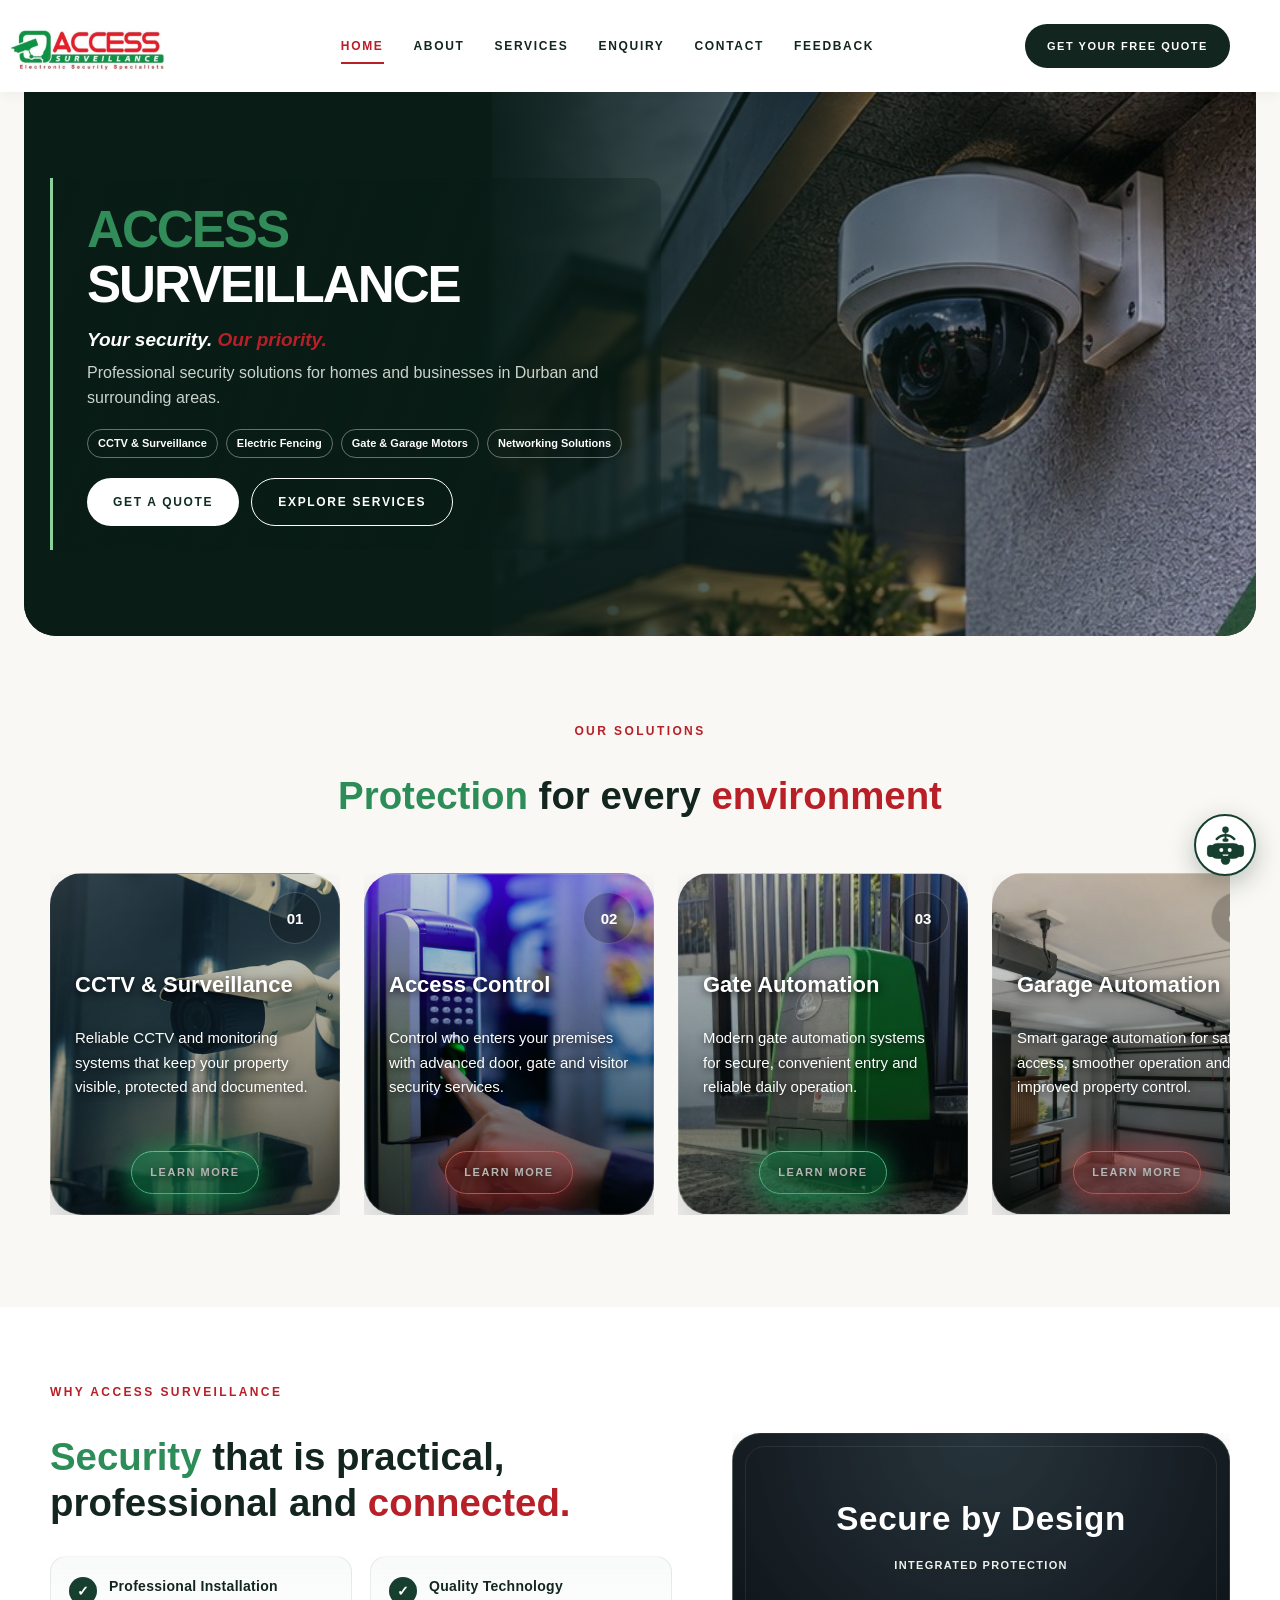
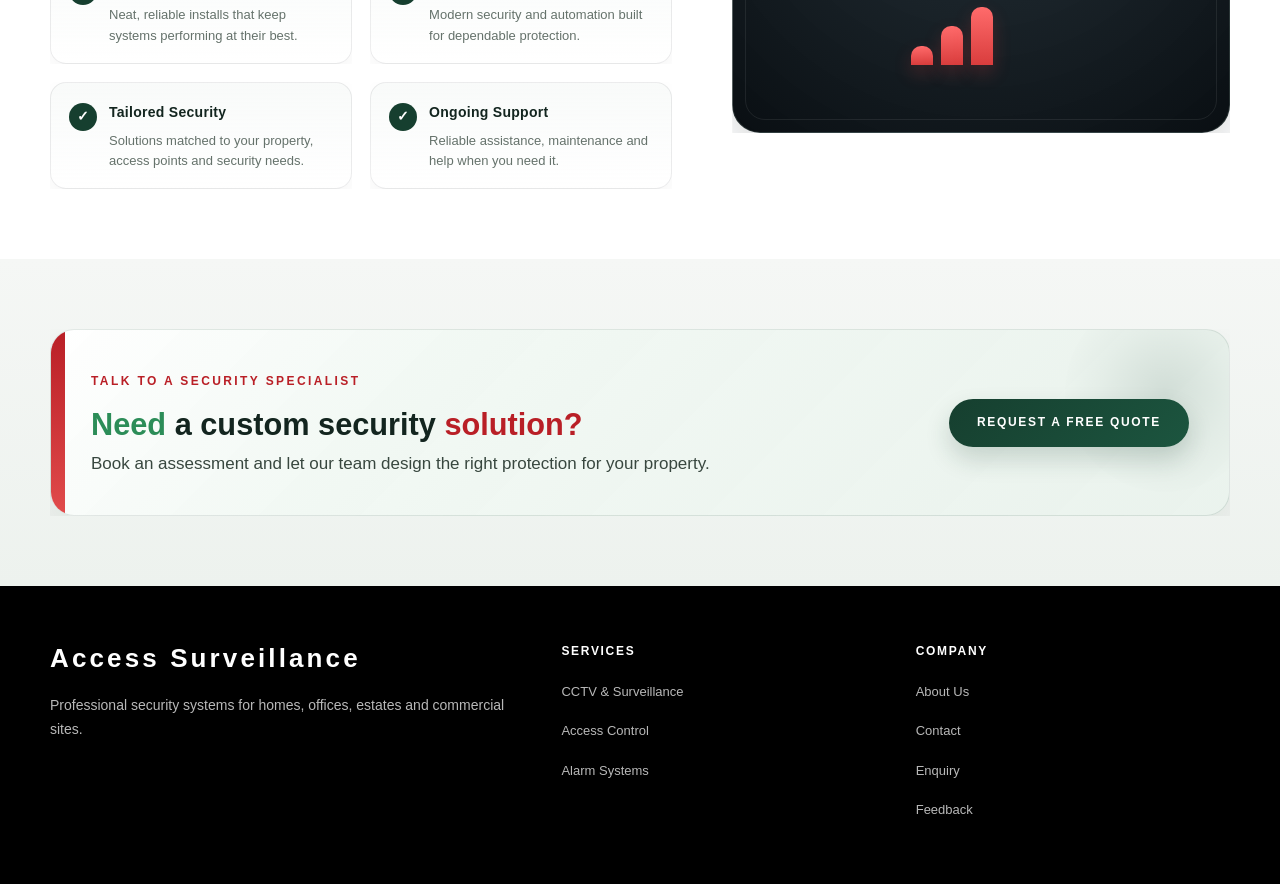
<file: index.html>
<!DOCTYPE html>
<html lang="en">
<head>
    <meta charset="UTF-8">
    <meta name="viewport" content="width=device-width, initial-scale=1.0">
    <title>Access Surveillance</title>
    <link rel="stylesheet" href="css/style.css?v=home-copy-1">
</head>
<body>
    <div class="site-header-wrap">
        <header class="site-header">
            <div class="container nav-wrap">
                <a class="brand" href="index.html" aria-label="Access Surveillance">
                    <span class="brand-mark">
                        <span class="brand-icon">
                            <img class="brand-logo-image" src="images/access logo.jpeg" alt="Access Surveillance logo">
                        </span>
                    </span>
                </a>

                <button class="menu-toggle" type="button" aria-label="Open navigation" aria-expanded="false">
                    <span></span>
                    <span></span>
                    <span></span>
                </button>

                <nav class="main-nav">
                    <a class="nav-link active" href="index.html">Home</a>
                    <a class="nav-link" href="about.html">About</a>
                    <a class="nav-link" href="services.html">Services</a>
                    <a class="nav-link" href="enquiry.html">Enquiry</a>
                    <a class="nav-link" href="contact.html">Contact</a>
                    <a class="nav-link" href="feedback.html">Feedback</a>
                </nav>

                <a class="header-button" href="enquiry.html">Get your free quote</a>
            </div>
        </header>
    </div>

    <main class="homepage-main">
        <section class="page-hero home-page-hero">
            <div class="container page-hero-inner home-hero-inner">
                <div class="page-hero-copy home-hero-copy">
                    <h1><span class="home-hero-accent">Access</span><span>Surveillance</span></h1>
                    <p class="home-hero-tagline">Your security. <strong>Our priority.</strong></p>
                    <p class="home-hero-description">Professional security solutions for homes and businesses in Durban and surrounding areas.</p>
                    <ul class="home-hero-services" aria-label="Our solutions">
                        <li>CCTV &amp; Surveillance</li>
                        <li>Electric Fencing</li>
                        <li>Gate &amp; Garage Motors</li>
                        <li>Networking Solutions</li>
                    </ul>
                    <div class="home-hero-actions">
                        <a class="btn btn-primary" href="enquiry.html">Get a Quote</a>
                        <a class="btn btn-secondary" href="#services-preview">Explore Services</a>
                    </div>
                </div>
            </div>
            <img class="home-hero-image" src="images/homepage-hero-photo.jpg" alt="">
            <div class="home-hero-mobile">
                <p class="home-mobile-eyebrow">Access Surveillance</p>
                <div class="home-mobile-visual">
                    <h1 class="home-mobile-title">
                        <span class="home-mobile-title-security">Security</span>
                        <span class="home-mobile-title-you">You Can</span>
                        <span class="home-mobile-title-trust">Trust</span>
                    </h1>
                    <img src="images/test.png" alt="">
                </div>
                <div class="home-mobile-actions">
                    <a class="home-mobile-quote" href="enquiry.html">Request a Quote</a>
                    <a class="home-mobile-explore" href="#services-preview">Explore Services</a>
                </div>
                <ul class="home-mobile-stats" aria-label="Security at a glance">
                    <li><strong>24/7</strong><span>Protection</span></li>
                    <li><strong>01</strong><span>Integrated Systems</span></li>
                    <li><strong>365</strong><span>Security Care</span></li>
                </ul>
            </div>
        </section>

        <section class="service-preview" id="services-preview">
            <div class="container">
                <div class="section-heading centered">
                    <span class="section-tag dark-tag">Our Solutions</span>
                    <h2><span class="service-heading-green">Protection</span> for every <span class="service-heading-red">environment</span></h2>
                </div>

                <div class="service-slider">
                    <div class="service-track">
                        <div class="service-grid" aria-label="Security services list">
                            <article class="service-card service-card-feature">
                                <span class="service-icon">01</span>
                                <h3>CCTV & Surveillance</h3>
                                <p>Reliable CCTV and monitoring systems that keep your property visible, protected and documented.</p>
                                <a class="service-link" href="about.html">Learn more</a>
                            </article>
                            <article class="service-card service-card-access">
                                <span class="service-icon">02</span>
                                <h3>Access Control</h3>
                                <p>Control who enters your premises with advanced door, gate and visitor security services.</p>
                                <a class="service-link" href="about.html">Learn more</a>
                            </article>
                            <article class="service-card service-card-gate">
                                <span class="service-icon">03</span>
                                <h3>Gate Automation</h3>
                                <p>Modern gate automation systems for secure, convenient entry and reliable daily operation.</p>
                                <a class="service-link" href="about.html">Learn more</a>
                            </article>
                            <article class="service-card service-card-garage">
                                <span class="service-icon">04</span>
                                <h3>Garage Automation</h3>
                                <p>Smart garage automation for safer access, smoother operation and improved property control.</p>
                                <a class="service-link" href="about.html">Learn more</a>
                            </article>
                            <article class="service-card service-card-fencing">
                                <span class="service-icon">05</span>
                                <h3>Electric Fencing</h3>
                                <p>High-performance electric perimeter security to deter intrusion and strengthen protection around your property.</p>
                                <a class="service-link" href="about.html">Learn more</a>
                            </article>
                            <article class="service-card service-card-alarm">
                                <span class="service-icon">06</span>
                                <h3>Ajax Alarm Systems</h3>
                                <p>Smart Ajax alarm protection with rapid alerts, secure monitoring and reliable property defence.</p>
                                <a class="service-link" href="about.html">Learn more</a>
                            </article>
                            <article class="service-card service-card-network">
                                <span class="service-icon">07</span>
                                <h3>Networking</h3>
                                <p>Reliable networking and connectivity services that keep your security systems communicating securely and efficiently.</p>
                                <a class="service-link" href="about.html">Learn more</a>
                            </article>
                            <article class="service-card service-card-maintenance">
                                <span class="service-icon">08</span>
                                <h3>Maintenance & Repairs</h3>
                                <p>Keep your security systems running at peak performance with responsive maintenance and expert repairs.</p>
                                <a class="service-link" href="about.html">Learn more</a>
                            </article>
                        </div>
                        <div class="service-grid" aria-hidden="true">
                            <article class="service-card service-card-feature">
                                <span class="service-icon">01</span>
                                <h3>CCTV & Surveillance</h3>
                                <p>Reliable CCTV and monitoring systems that keep your property visible, protected and documented.</p>
                                <a class="service-link" href="about.html">Learn more</a>
                            </article>
                            <article class="service-card service-card-access">
                                <span class="service-icon">02</span>
                                <h3>Access Control</h3>
                                <p>Control who enters your premises with advanced door, gate and visitor security services.</p>
                                <a class="service-link" href="about.html">Learn more</a>
                            </article>
                            <article class="service-card service-card-gate">
                                <span class="service-icon">03</span>
                                <h3>Gate Automation</h3>
                                <p>Modern gate automation systems for secure, convenient entry and reliable daily operation.</p>
                                <a class="service-link" href="about.html">Learn more</a>
                            </article>
                            <article class="service-card service-card-garage">
                                <span class="service-icon">04</span>
                                <h3>Garage Automation</h3>
                                <p>Smart garage automation for safer access, smoother operation and improved property control.</p>
                                <a class="service-link" href="about.html">Learn more</a>
                            </article>
                            <article class="service-card service-card-fencing">
                                <span class="service-icon">05</span>
                                <h3>Electric Fencing</h3>
                                <p>High-performance electric perimeter security to deter intrusion and strengthen protection around your property.</p>
                                <a class="service-link" href="about.html">Learn more</a>
                            </article>
                            <article class="service-card service-card-alarm">
                                <span class="service-icon">06</span>
                                <h3>Ajax Alarm Systems</h3>
                                <p>Smart Ajax alarm protection with rapid alerts, secure monitoring and reliable property defence.</p>
                                <a class="service-link" href="about.html">Learn more</a>
                            </article>
                            <article class="service-card service-card-network">
                                <span class="service-icon">07</span>
                                <h3>Networking</h3>
                                <p>Reliable networking and connectivity services that keep your security systems communicating securely and efficiently.</p>
                                <a class="service-link" href="about.html">Learn more</a>
                            </article>
                            <article class="service-card service-card-maintenance">
                                <span class="service-icon">08</span>
                                <h3>Maintenance & Repairs</h3>
                                <p>Keep your security systems running at peak performance with responsive maintenance and expert repairs.</p>
                                <a class="service-link" href="about.html">Learn more</a>
                            </article>
                        </div>
                    </div>
                </div>
            </div>
        </section>

        <section class="trust-section">
            <div class="container trust-grid">
                <div class="trust-copy-wrap">
                    <span class="section-tag dark-tag">Why Access Surveillance</span>
                    <h2>Security that is practical, professional and connected.</h2>
                    <div class="trust-points">
                        <div class="trust-point">
                            <span class="trust-check">✓</span>
                            <div>
                                <strong>Professional Installation</strong>
                                <p>Neat, reliable installs that keep systems performing at their best.</p>
                            </div>
                        </div>
                        <div class="trust-point">
                            <span class="trust-check">✓</span>
                            <div>
                                <strong>Quality Technology</strong>
                                <p>Modern security and automation built for dependable protection.</p>
                            </div>
                        </div>
                        <div class="trust-point">
                            <span class="trust-check">✓</span>
                            <div>
                                <strong>Tailored Security</strong>
                                <p>Solutions matched to your property, access points and security needs.</p>
                            </div>
                        </div>
                        <div class="trust-point">
                            <span class="trust-check">✓</span>
                            <div>
                                <strong>Ongoing Support</strong>
                                <p>Reliable assistance, maintenance and help when you need it.</p>
                            </div>
                        </div>
                    </div>
                </div>

                <div class="trust-panel">
                    <div class="trust-panel-card">
                        <span class="trust-panel-number">Secure by Design</span>
                        <span class="trust-panel-label">Integrated Protection</span>
                        <div class="trust-bars">
                            <span class="bar bar-one"></span>
                            <span class="bar bar-two"></span>
                            <span class="bar bar-three"></span>
                        </div>
                    </div>
                </div>
            </div>
        </section>

        <section class="cta-section">
            <div class="container cta-card">
                <div>
                    <span class="section-tag light-tag">Talk to a security specialist</span>
                    <h2>Need a custom security solution?</h2>
                    <p>Book an assessment and let our team design the right protection for your property.</p>
                </div>
                <a class="btn btn-light" href="enquiry.html">Request a Free Quote</a>
            </div>
        </section>
    </main>

    <footer class="site-footer">
        <div class="container footer-grid">
            <div>
                <a class="footer-brand" href="index.html">Access Surveillance</a>
                <p>Professional security systems for homes, offices, estates and commercial sites.</p>
            </div>
            <div>
                <span class="footer-title">Services</span>
                <ul class="footer-links">
                    <li><a href="services.html">CCTV & Surveillance</a></li>
                    <li><a href="services.html">Access Control</a></li>
                    <li><a href="services.html">Alarm Systems</a></li>
                </ul>
            </div>
            <div>
                <span class="footer-title">Company</span>
                <ul class="footer-links">
                    <li><a href="about.html">About Us</a></li>
                    <li><a href="contact.html">Contact</a></li>
                    <li><a href="enquiry.html">Enquiry</a></li>
                    <li><a href="feedback.html">Feedback</a></li>
                </ul>
            </div>
        </div>
    </footer>
    <script src="js/main.js?v=faq-chat-8"></script>
</body>
</html>
</file>
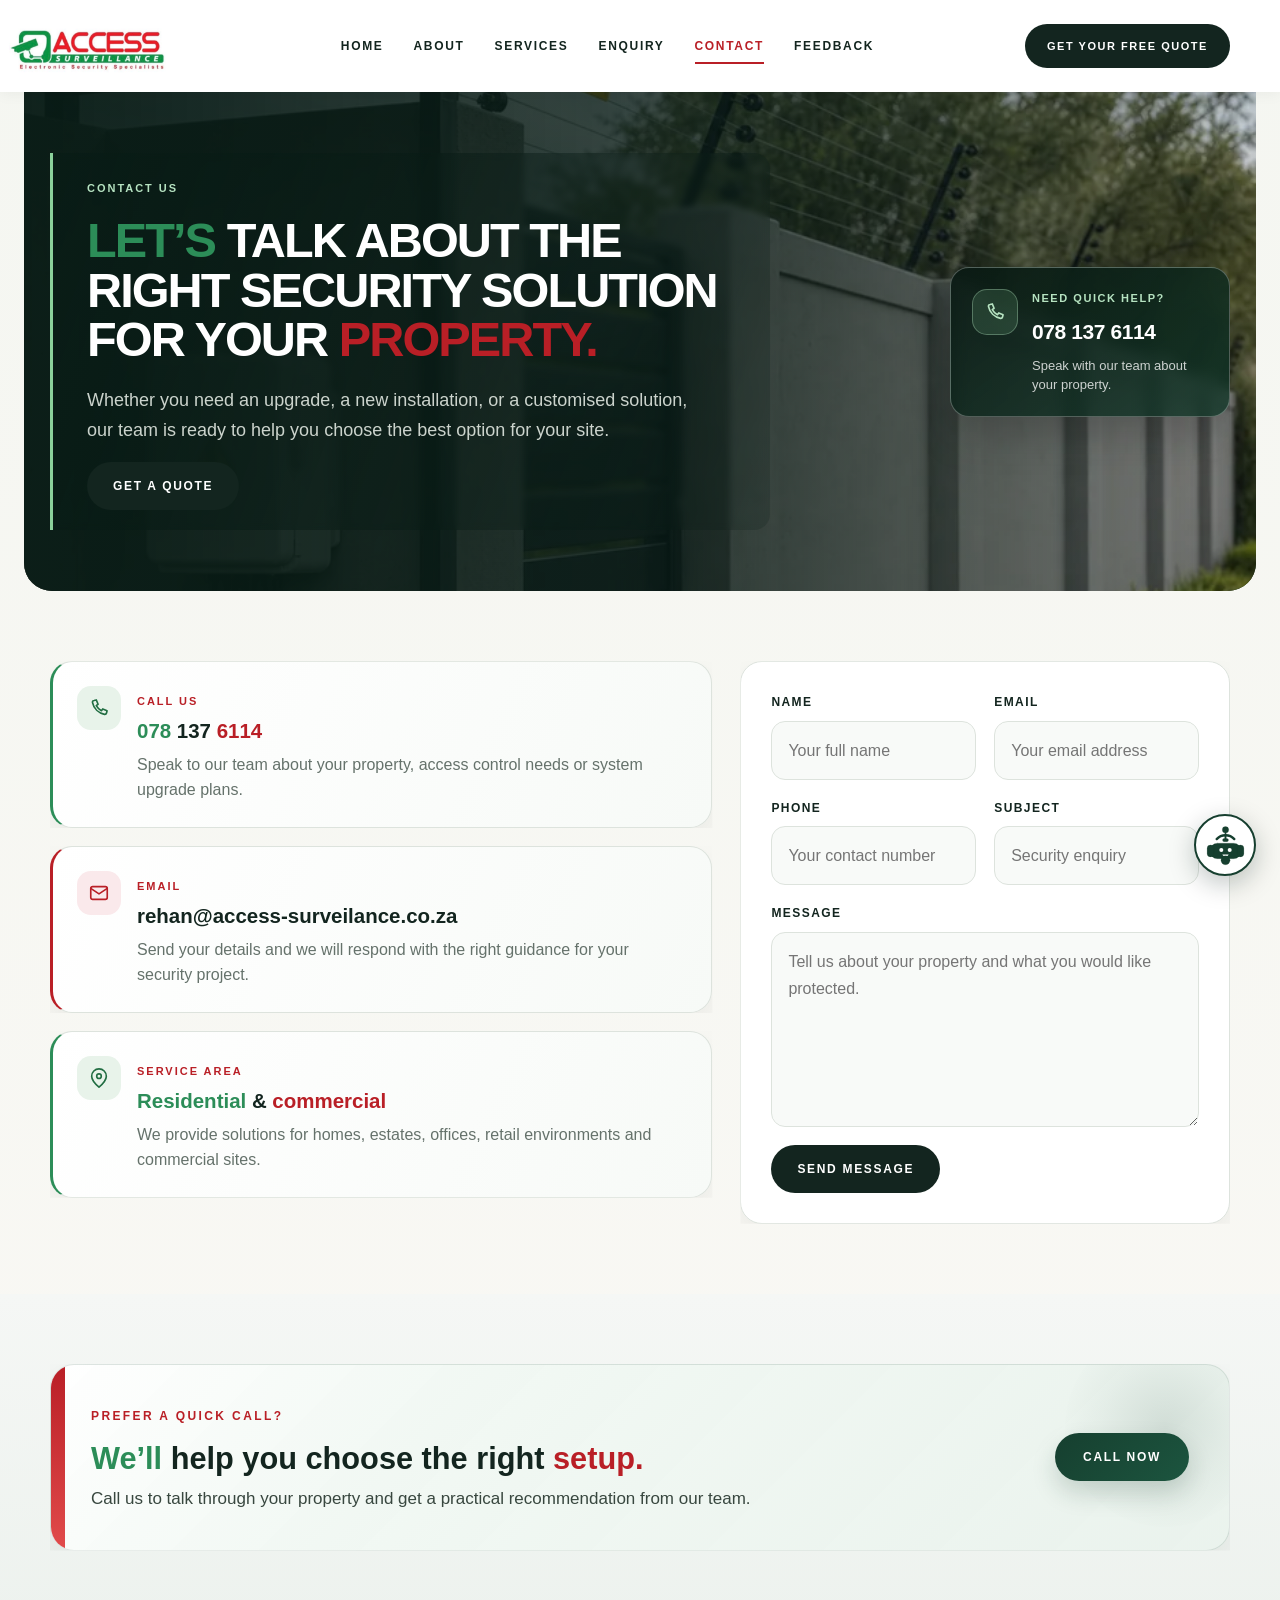
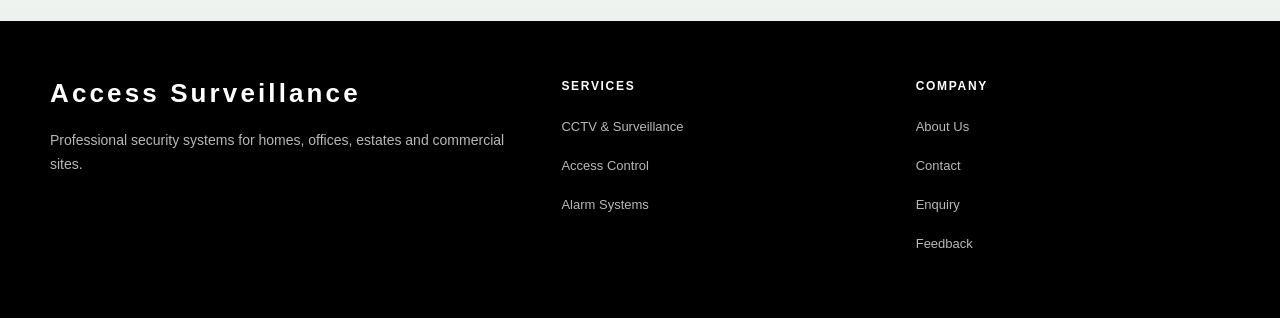
<file: contact.html>
<!DOCTYPE html>
<html lang="en">
<head>
    <meta charset="UTF-8">
    <meta name="viewport" content="width=device-width, initial-scale=1.0">
    <title>Contact | Access Surveillance</title>
    <link rel="stylesheet" href="css/style.css?v=mobile-layout-1">
</head>
<body>
    <div class="site-header-wrap">
        <header class="site-header">
            <div class="container nav-wrap">
                <a class="brand" href="index.html" aria-label="Access Surveillance">
                    <span class="brand-mark">
                        <span class="brand-icon">
                            <img class="brand-logo-image" src="images/access logo.jpeg" alt="Access Surveillance logo">
                        </span>
                    </span>
                </a>

                <button class="menu-toggle" type="button" aria-label="Open navigation" aria-expanded="false">
                    <span></span>
                    <span></span>
                    <span></span>
                </button>

                <nav class="main-nav">
                    <a class="nav-link" href="index.html">Home</a>
                    <a class="nav-link" href="about.html">About</a>
                    <a class="nav-link" href="services.html">Services</a>
                    <a class="nav-link" href="enquiry.html">Enquiry</a>
                    <a class="nav-link active" href="contact.html">Contact</a>
                    <a class="nav-link" href="feedback.html">Feedback</a>
                </nav>

                <a class="header-button" href="enquiry.html">Get your free quote</a>
            </div>
        </header>
    </div>

    <main class="page-main">
        <section class="page-hero contact-page-hero reveal">
            <div class="container page-hero-inner">
                <div class="page-hero-copy">
                    <span class="eyebrow">Contact us</span>
                    <h1>Let’s talk about the right security solution for your property.</h1>
                    <p>Whether you need an upgrade, a new installation, or a customised solution, our team is ready to help you choose the best option for your site.</p>
                    <div class="hero-actions inline-actions">
                        <a class="btn btn-primary" href="enquiry.html">Get a quote</a>
                    </div>
                </div>
                <aside class="contact-hero-callout">
                    <span class="contact-hero-icon" aria-hidden="true">
                        <svg viewBox="0 0 24 24">
                            <path d="M6.6 3.8 9 3.2l2 4.7-2 1.5a15 15 0 0 0 5.6 5.6l1.5-2 4.7 2-.6 2.4a2 2 0 0 1-2.2 1.5A16.5 16.5 0 0 1 4.9 6a2 2 0 0 1 1.7-2.2Z"></path>
                        </svg>
                    </span>
                    <span class="contact-hero-callout-copy">
                        <span class="contact-hero-kicker">Need quick help?</span>
                        <a class="contact-hero-number" href="tel:0781376114">078 137 6114</a>
                        <span class="contact-hero-note">Speak with our team about your property.</span>
                    </span>
                </aside>
            </div>
        </section>

        <section class="content-section">
            <div class="container contact-layout">
                <div class="contact-details">
                    <article class="detail-card reveal">
                        <span class="detail-card-icon" aria-hidden="true">
                            <svg viewBox="0 0 24 24">
                                <path d="M6.6 3.8 9 3.2l2 4.7-2 1.5a15 15 0 0 0 5.6 5.6l1.5-2 4.7 2-.6 2.4a2 2 0 0 1-2.2 1.5A16.5 16.5 0 0 1 4.9 6a2 2 0 0 1 1.7-2.2Z"></path>
                            </svg>
                        </span>
                        <div class="detail-card-content">
                            <span class="mini-label">Call us</span>
                            <h3>078 137 6114</h3>
                            <p>Speak to our team about your property, access control needs or system upgrade plans.</p>
                        </div>
                    </article>
                    <article class="detail-card reveal">
                        <span class="detail-card-icon" aria-hidden="true">
                            <svg viewBox="0 0 24 24">
                                <rect x="3" y="5" width="18" height="14" rx="2"></rect>
                                <path d="m3 7 9 6 9-6"></path>
                            </svg>
                        </span>
                        <div class="detail-card-content">
                            <span class="mini-label">Email</span>
                            <h3><a href="mailto:rehan@access-surveilance.co.za">rehan@access-surveilance.co.za</a></h3>
                            <p>Send your details and we will respond with the right guidance for your security project.</p>
                        </div>
                    </article>
                    <article class="detail-card reveal">
                        <span class="detail-card-icon" aria-hidden="true">
                            <svg viewBox="0 0 24 24">
                                <path d="M20 10c0 5-8 12-8 12S4 15 4 10a8 8 0 1 1 16 0Z"></path>
                                <circle cx="12" cy="10" r="2.5"></circle>
                            </svg>
                        </span>
                        <div class="detail-card-content">
                            <span class="mini-label">Service area</span>
                            <h3>Residential & commercial</h3>
                            <p>We provide solutions for homes, estates, offices, retail environments and commercial sites.</p>
                        </div>
                    </article>
                </div>

                <div class="contact-form-wrap reveal">
                    <form class="contact-form" action="#" method="post">
                        <div class="field-row">
                            <div class="field">
                                <label for="name">Name</label>
                                <input id="name" type="text" placeholder="Your full name">
                            </div>
                            <div class="field">
                                <label for="email">Email</label>
                                <input id="email" type="email" placeholder="Your email address">
                            </div>
                        </div>
                        <div class="field-row">
                            <div class="field">
                                <label for="phone">Phone</label>
                                <input id="phone" type="tel" placeholder="Your contact number">
                            </div>
                            <div class="field">
                                <label for="subject">Subject</label>
                                <input id="subject" type="text" placeholder="Security enquiry">
                            </div>
                        </div>
                        <div class="field">
                            <label for="message">Message</label>
                            <textarea id="message" rows="6" placeholder="Tell us about your property and what you would like protected."></textarea>
                        </div>
                        <button class="submit-button" type="submit">Send message</button>
                    </form>
                </div>
            </div>
        </section>

        <section class="cta-section">
            <div class="container cta-card">
                <div>
                    <span class="section-tag light-tag">Prefer a quick call?</span>
                    <h2>We’ll help you choose the right setup.</h2>
                    <p>Call us to talk through your property and get a practical recommendation from our team.</p>
                </div>
                <a class="btn btn-light" href="tel:0781376114">Call now</a>
            </div>
        </section>
    </main>

    <footer class="site-footer">
        <div class="container footer-grid">
            <div>
                <a class="footer-brand" href="index.html">Access Surveillance</a>
                <p>Professional security systems for homes, offices, estates and commercial sites.</p>
            </div>
            <div>
                <span class="footer-title">Services</span>
                <ul class="footer-links">
                    <li><a href="services.html">CCTV & Surveillance</a></li>
                    <li><a href="services.html">Access Control</a></li>
                    <li><a href="services.html">Alarm Systems</a></li>
                </ul>
            </div>
            <div>
                <span class="footer-title">Company</span>
                <ul class="footer-links">
                    <li><a href="about.html">About Us</a></li>
                    <li><a href="contact.html">Contact</a></li>
                    <li><a href="enquiry.html">Enquiry</a></li>
                    <li><a href="feedback.html">Feedback</a></li>
                </ul>
            </div>
        </div>
    </footer>
    <script src="js/main.js?v=faq-chat-8"></script>
</body>
</html>
</file>
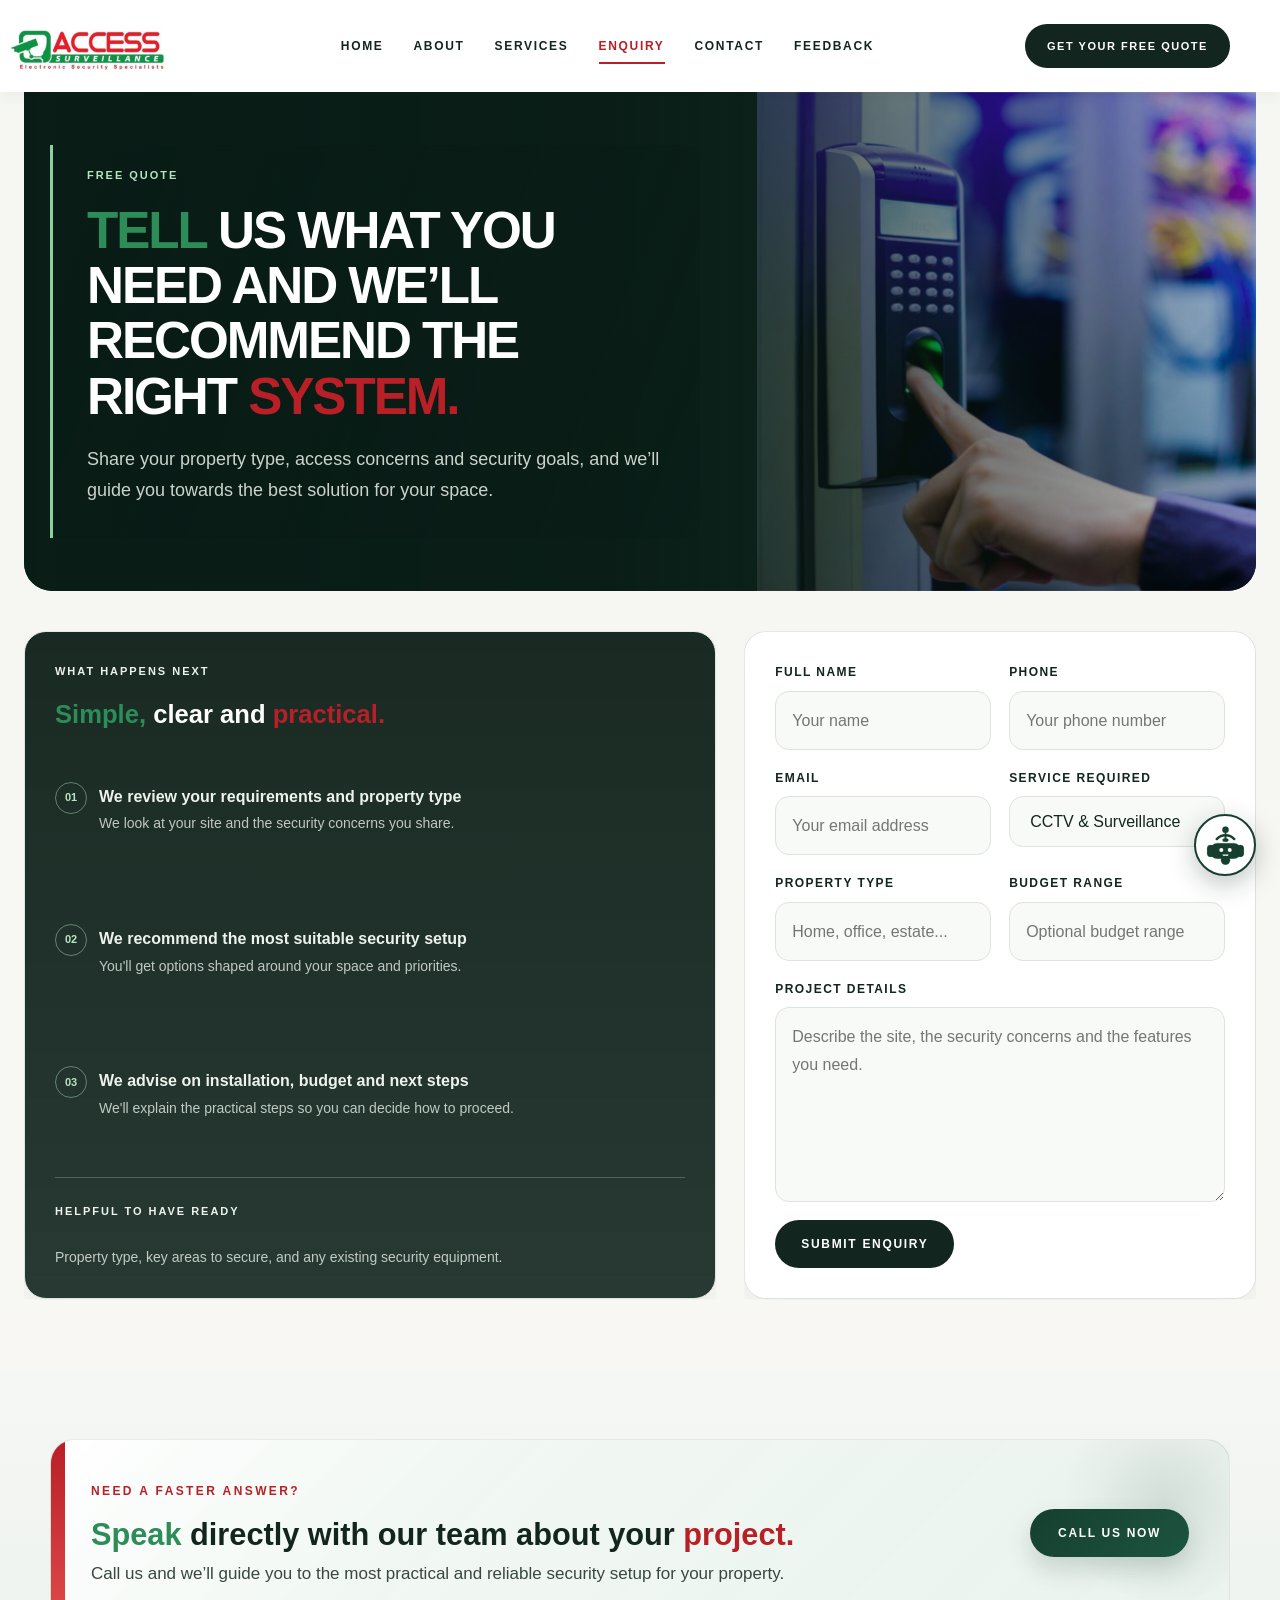
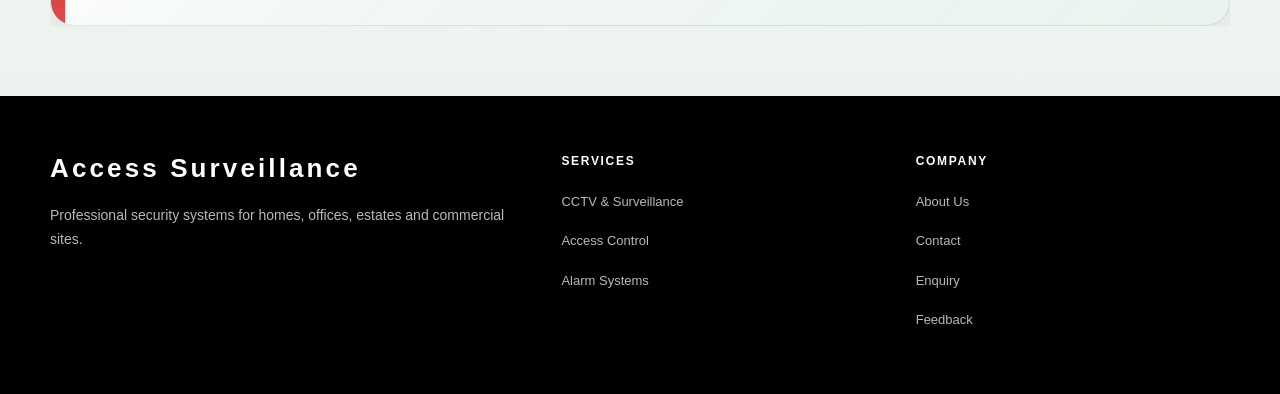
<file: enquiry.html>
<!DOCTYPE html>
<html lang="en">
<head>
    <meta charset="UTF-8">
    <meta name="viewport" content="width=device-width, initial-scale=1.0">
    <title>Enquiry | Access Surveillance</title>
    <link rel="stylesheet" href="css/style.css?v=mobile-layout-1">
</head>
<body>
    <div class="site-header-wrap">
        <header class="site-header">
            <div class="container nav-wrap">
                <a class="brand" href="index.html" aria-label="Access Surveillance">
                    <span class="brand-mark">
                        <span class="brand-icon">
                            <img class="brand-logo-image" src="images/access logo.jpeg" alt="Access Surveillance logo">
                        </span>
                    </span>
                </a>

                <button class="menu-toggle" type="button" aria-label="Open navigation" aria-expanded="false">
                    <span></span>
                    <span></span>
                    <span></span>
                </button>

                <nav class="main-nav">
                    <a class="nav-link" href="index.html">Home</a>
                    <a class="nav-link" href="about.html">About</a>
                    <a class="nav-link" href="services.html">Services</a>
                    <a class="nav-link active" href="enquiry.html">Enquiry</a>
                    <a class="nav-link" href="contact.html">Contact</a>
                    <a class="nav-link" href="feedback.html">Feedback</a>
                </nav>

                <a class="header-button" href="enquiry.html">Get your free quote</a>
            </div>
        </header>
    </div>

    <main class="page-main">
        <section class="page-hero enquiry-page-hero reveal">
            <div class="container page-hero-inner">
                <div class="page-hero-copy">
                    <span class="eyebrow">Free quote</span>
                    <h1>Tell us what you need and we’ll recommend the right system.</h1>
                    <p>Share your property type, access concerns and security goals, and we’ll guide you towards the best solution for your space.</p>
                </div>
            </div>
        </section>

        <section class="content-section enquiry-content-section">
            <div class="container enquiry-layout">
                <div class="quote-panel reveal">
                    <span class="mini-label">What happens next</span>
                    <h3>Simple, clear and practical.</h3>
                    <ul class="check-list">
                        <li>
                            <strong>We review your requirements and property type</strong>
                            <span>We look at your site and the security concerns you share.</span>
                        </li>
                        <li>
                            <strong>We recommend the most suitable security setup</strong>
                            <span>You'll get options shaped around your space and priorities.</span>
                        </li>
                        <li>
                            <strong>We advise on installation, budget and next steps</strong>
                            <span>We'll explain the practical steps so you can decide how to proceed.</span>
                        </li>
                    </ul>
                    <div class="quote-panel-note">
                        <span class="mini-label">Helpful to have ready</span>
                        <p>Property type, key areas to secure, and any existing security equipment.</p>
                    </div>
                </div>

                <div class="contact-form-wrap reveal">
                    <form class="contact-form quote-form" action="#" method="post">
                        <div class="field-row">
                            <div class="field">
                                <label for="quote-name">Full name</label>
                                <input id="quote-name" type="text" placeholder="Your name">
                            </div>
                            <div class="field">
                                <label for="quote-phone">Phone</label>
                                <input id="quote-phone" type="tel" placeholder="Your phone number">
                            </div>
                        </div>
                        <div class="field-row">
                            <div class="field">
                                <label for="quote-email">Email</label>
                                <input id="quote-email" type="email" placeholder="Your email address">
                            </div>
                            <div class="field">
                                <label for="quote-service">Service required</label>
                                <select id="quote-service">
                                    <option>CCTV & Surveillance</option>
                                    <option>Access Control</option>
                                    <option>Gate Automation</option>
                                    <option>Alarm Systems</option>
                                    <option>Networking</option>
                                    <option>Maintenance & Repairs</option>
                                </select>
                            </div>
                        </div>
                        <div class="field-row">
                            <div class="field">
                                <label for="quote-property">Property type</label>
                                <input id="quote-property" type="text" placeholder="Home, office, estate...">
                            </div>
                            <div class="field">
                                <label for="quote-budget">Budget range</label>
                                <input id="quote-budget" type="text" placeholder="Optional budget range">
                            </div>
                        </div>
                        <div class="field">
                            <label for="quote-message">Project details</label>
                            <textarea id="quote-message" rows="6" placeholder="Describe the site, the security concerns and the features you need."></textarea>
                        </div>
                        <button class="submit-button" type="submit">Submit enquiry</button>
                    </form>
                </div>
            </div>
        </section>

        <section class="cta-section">
            <div class="container cta-card">
                <div>
                    <span class="section-tag light-tag">Need a faster answer?</span>
                    <h2>Speak directly with our team about your project.</h2>
                    <p>Call us and we’ll guide you to the most practical and reliable security setup for your property.</p>
                </div>
                <a class="btn btn-light" href="tel:0781376114">Call us now</a>
            </div>
        </section>
    </main>

    <footer class="site-footer">
        <div class="container footer-grid">
            <div>
                <a class="footer-brand" href="index.html">Access Surveillance</a>
                <p>Professional security systems for homes, offices, estates and commercial sites.</p>
            </div>
            <div>
                <span class="footer-title">Services</span>
                <ul class="footer-links">
                    <li><a href="services.html">CCTV & Surveillance</a></li>
                    <li><a href="services.html">Access Control</a></li>
                    <li><a href="services.html">Alarm Systems</a></li>
                </ul>
            </div>
            <div>
                <span class="footer-title">Company</span>
                <ul class="footer-links">
                    <li><a href="about.html">About Us</a></li>
                    <li><a href="contact.html">Contact</a></li>
                    <li><a href="enquiry.html">Enquiry</a></li>
                    <li><a href="feedback.html">Feedback</a></li>
                </ul>
            </div>
        </div>
    </footer>
    <script src="js/main.js?v=faq-chat-8"></script>
</body>
</html>
</file>
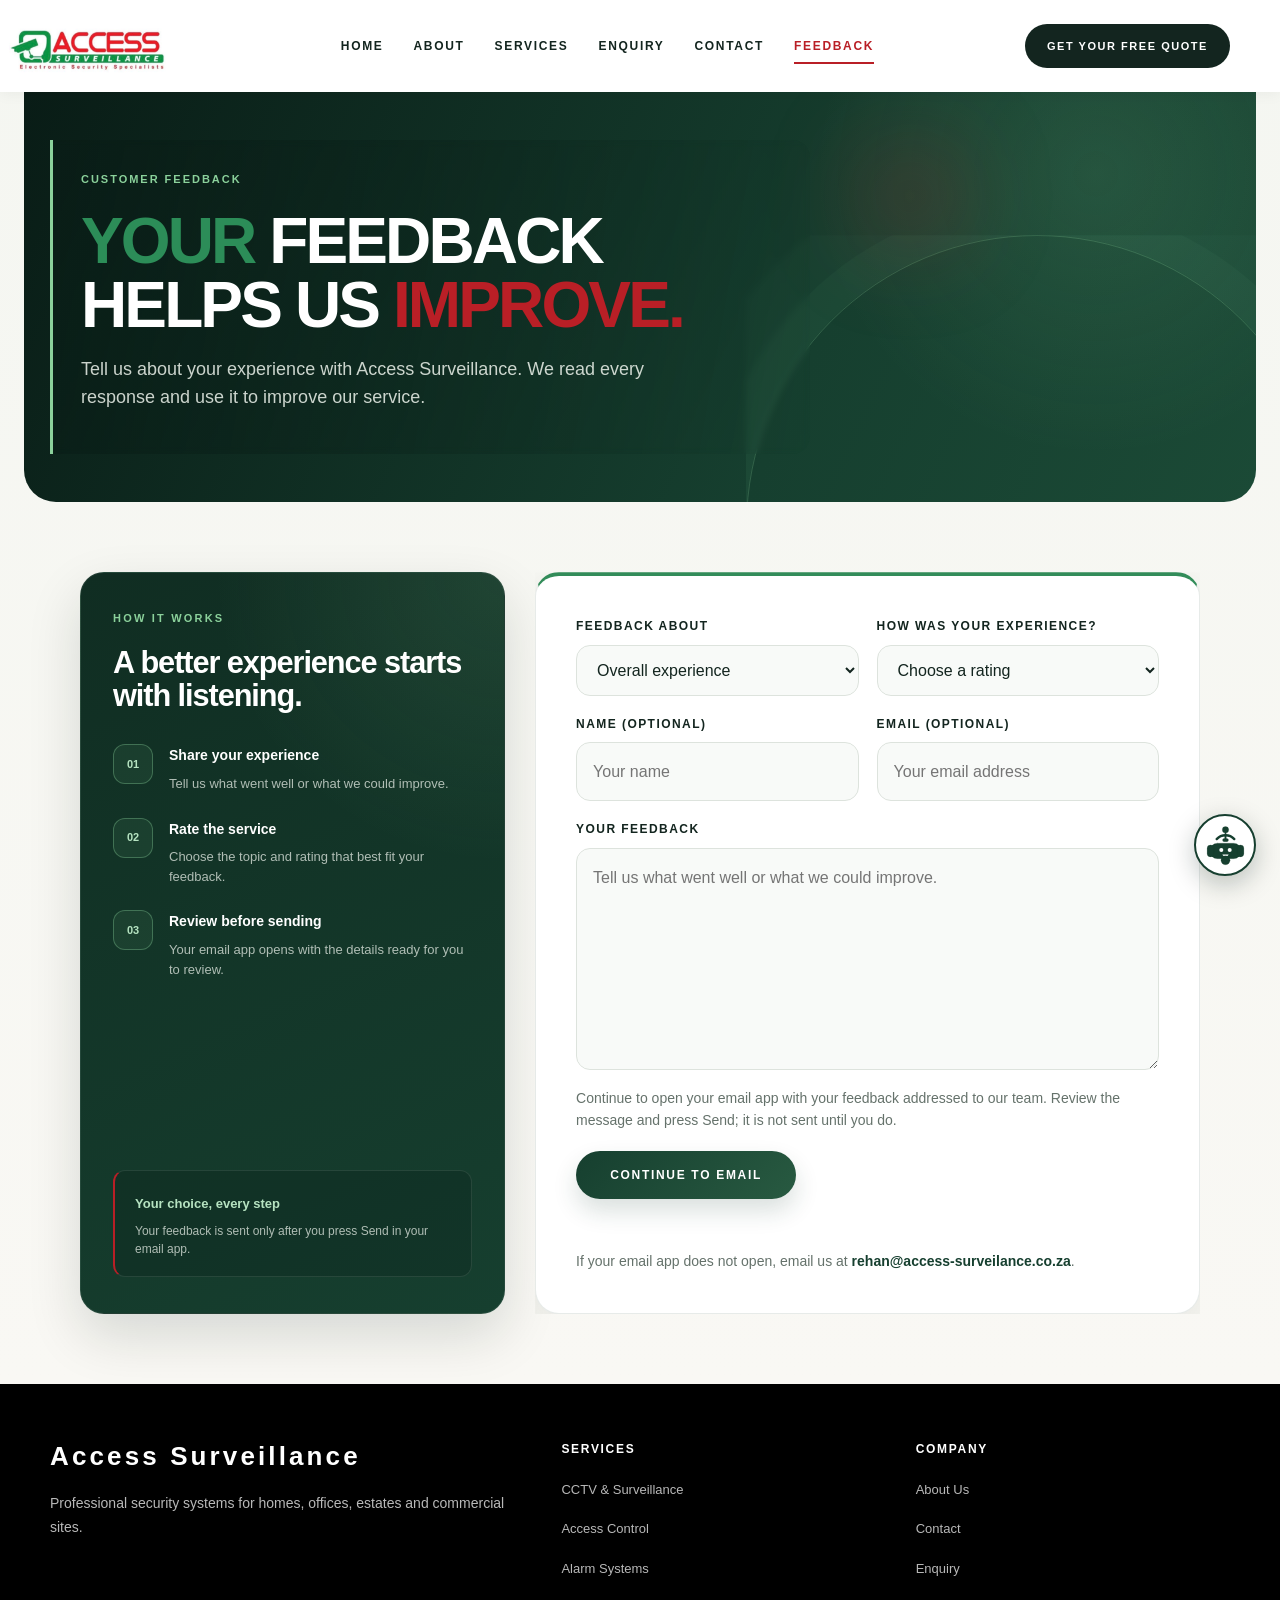
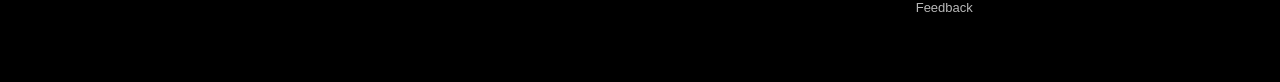
<file: feedback.html>
<!DOCTYPE html>
<html lang="en">
<head>
    <meta charset="UTF-8">
    <meta name="viewport" content="width=device-width, initial-scale=1.0">
    <title>Customer Feedback | Access Surveillance</title>
    <link rel="stylesheet" href="css/style.css?v=feedback-page-2">
</head>
<body>
    <div class="site-header-wrap">
        <header class="site-header">
            <div class="container nav-wrap">
                <a class="brand" href="index.html" aria-label="Access Surveillance">
                    <span class="brand-mark">
                        <span class="brand-icon">
                            <img class="brand-logo-image" src="images/access logo.jpeg" alt="Access Surveillance logo">
                        </span>
                    </span>
                </a>

                <button class="menu-toggle" type="button" aria-label="Open navigation" aria-expanded="false">
                    <span></span>
                    <span></span>
                    <span></span>
                </button>

                <nav class="main-nav">
                    <a class="nav-link" href="index.html">Home</a>
                    <a class="nav-link" href="about.html">About</a>
                    <a class="nav-link" href="services.html">Services</a>
                    <a class="nav-link" href="enquiry.html">Enquiry</a>
                    <a class="nav-link" href="contact.html">Contact</a>
                    <a class="nav-link active" href="feedback.html" aria-current="page">Feedback</a>
                </nav>

                <a class="header-button" href="enquiry.html">Get your free quote</a>
            </div>
        </header>
    </div>

    <main class="page-main">
        <section class="page-hero feedback-page-hero">
            <div class="container page-hero-inner">
                <div class="page-hero-copy">
                    <span class="eyebrow">Customer feedback</span>
                    <h1>Your feedback helps us improve.</h1>
                    <p>Tell us about your experience with Access Surveillance. We read every response and use it to improve our service.</p>
                </div>
            </div>
        </section>

        <section class="content-section">
            <div class="feedback-layout">
                <aside class="feedback-aside" aria-labelledby="feedback-aside-title">
                    <span class="feedback-aside-kicker">How it works</span>
                    <h2 id="feedback-aside-title">A better experience starts with listening.</h2>
                    <ol class="feedback-process">
                        <li>
                            <span class="feedback-process-number" aria-hidden="true">01</span>
                            <div>
                                <strong>Share your experience</strong>
                                <p>Tell us what went well or what we could improve.</p>
                            </div>
                        </li>
                        <li>
                            <span class="feedback-process-number" aria-hidden="true">02</span>
                            <div>
                                <strong>Rate the service</strong>
                                <p>Choose the topic and rating that best fit your feedback.</p>
                            </div>
                        </li>
                        <li>
                            <span class="feedback-process-number" aria-hidden="true">03</span>
                            <div>
                                <strong>Review before sending</strong>
                                <p>Your email app opens with the details ready for you to review.</p>
                            </div>
                        </li>
                    </ol>
                    <div class="feedback-aside-note">
                        <strong>Your choice, every step</strong>
                        <p>Your feedback is sent only after you press Send in your email app.</p>
                    </div>
                </aside>
                <div class="contact-form-wrap feedback-form-wrap">
                    <form class="contact-form feedback-form" action="mailto:rehan@access-surveilance.co.za" method="post" enctype="text/plain">
                        <div class="field-row">
                            <div class="field">
                                <label for="feedback-category">Feedback about</label>
                                <select id="feedback-category" name="category">
                                    <option value="Overall experience">Overall experience</option>
                                    <option value="Installation or service">Installation or service</option>
                                    <option value="Communication and support">Communication and support</option>
                                    <option value="Website">Website</option>
                                    <option value="Other">Other</option>
                                </select>
                            </div>
                            <div class="field">
                                <label for="feedback-rating">How was your experience?</label>
                                <select id="feedback-rating" name="rating" required>
                                    <option value="" selected disabled>Choose a rating</option>
                                    <option value="5 - Excellent">5 - Excellent</option>
                                    <option value="4 - Very good">4 - Very good</option>
                                    <option value="3 - Good">3 - Good</option>
                                    <option value="2 - Fair">2 - Fair</option>
                                    <option value="1 - Needs improvement">1 - Needs improvement</option>
                                </select>
                            </div>
                        </div>
                        <div class="field-row">
                            <div class="field">
                                <label for="feedback-name">Name (optional)</label>
                                <input id="feedback-name" name="name" type="text" autocomplete="name" placeholder="Your name">
                            </div>
                            <div class="field">
                                <label for="feedback-email">Email (optional)</label>
                                <input id="feedback-email" name="email" type="email" autocomplete="email" placeholder="Your email address">
                            </div>
                        </div>
                        <div class="field">
                            <label for="feedback-message">Your feedback</label>
                            <textarea id="feedback-message" name="feedback" rows="7" maxlength="1500" placeholder="Tell us what went well or what we could improve." required></textarea>
                        </div>
                        <p class="feedback-handoff-note">Continue to open your email app with your feedback addressed to our team. Review the message and press Send; it is not sent until you do.</p>
                        <button class="submit-button" type="submit">Continue to email</button>
                        <p class="feedback-status" role="status" aria-live="polite"></p>
                        <p class="feedback-contact-note">If your email app does not open, email us at <a href="mailto:rehan@access-surveilance.co.za">rehan@access-surveilance.co.za</a>.</p>
                    </form>
                </div>
            </div>
        </section>
    </main>

    <footer class="site-footer">
        <div class="container footer-grid">
            <div>
                <a class="footer-brand" href="index.html">Access Surveillance</a>
                <p>Professional security systems for homes, offices, estates and commercial sites.</p>
            </div>
            <div>
                <span class="footer-title">Services</span>
                <ul class="footer-links">
                    <li><a href="services.html">CCTV & Surveillance</a></li>
                    <li><a href="services.html">Access Control</a></li>
                    <li><a href="services.html">Alarm Systems</a></li>
                </ul>
            </div>
            <div>
                <span class="footer-title">Company</span>
                <ul class="footer-links">
                    <li><a href="about.html">About Us</a></li>
                    <li><a href="contact.html">Contact</a></li>
                    <li><a href="enquiry.html">Enquiry</a></li>
                    <li><a href="feedback.html" aria-current="page">Feedback</a></li>
                </ul>
            </div>
        </div>
    </footer>
    <script src="js/main.js?v=faq-chat-8"></script>
</body>
</html>
</file>
<file: css/style.css>
* {
  box-sizing: border-box;
  -webkit-font-smoothing: antialiased;
}

:root {
  --charcoal: #13251f;
  --charcoal-soft: #1d372c;
  --charcoal-dark: #091c16;
  --green: #163f2f;
  --green-soft: #234b3a;
  --green-light: #edf3ec;
  --red: #b91f26;
  --red-dark: #7d1418;
  --red-soft: #f7e7e8;
  --text: #38473f;
  --muted: #65726b;
  --muted-light: #9ca398;
  --line: #dde3dd;
  --line-soft: #eef0ee;
  --paper: #f9f8f4;
  --white: #ffffff;
  --black: #0d1916;
  --shadow: rgba(0, 36, 25, 0.12);
  --transition: 260ms ease;
  --serif: Georgia, "Times New Roman", serif;
  --sans: "Inter", "Manrope", "Montserrat", "Poppins", Arial, sans-serif;
}

html {
  scroll-behavior: smooth;
}

body {
  margin: 0;
  color: var(--text);
  background: var(--paper);
  font-family: var(--sans);
  font-size: 16px;
  line-height: 1.7;
  overflow-x: hidden;
}

html {
  scroll-behavior: smooth;
}

body.lock-scroll {
  overflow-x: hidden;
}

@media (hover: hover) and (pointer: fine) and (prefers-reduced-motion: no-preference) {
  body.fancy-cursor-enabled,
  body.fancy-cursor-enabled a,
  body.fancy-cursor-enabled button,
  body.fancy-cursor-enabled input,
  body.fancy-cursor-enabled textarea,
  body.fancy-cursor-enabled select,
  body.fancy-cursor-enabled [role="button"] {
    cursor: none;
  }

  .custom-cursor-trail {
    position: fixed;
    inset: 0;
    z-index: 10001;
    pointer-events: none;
  }

  .custom-cursor-dot {
    position: fixed;
    z-index: 10002;
    top: 0;
    left: 0;
    width: 22px;
    height: 22px;
    border: 2px solid #2c8d58;
    border-radius: 50%;
    background: #fff;
    box-shadow: 0 2px 12px rgba(9, 28, 22, 0.22);
    opacity: 0;
    pointer-events: none;
    transform: translate(-50%, -50%) scale(0.7);
    transition: opacity 140ms ease, transform 140ms ease;
  }

  .custom-cursor-dot::after {
    position: absolute;
    inset: 5px;
    border-radius: 50%;
    background: #2c8d58;
    content: "";
  }

  .custom-cursor-dot.is-visible {
    opacity: 1;
    transform: translate(-50%, -50%) scale(1);
  }

  .custom-cursor-dot.is-pressed {
    transform: translate(-50%, -50%) scale(0.82);
  }
}

.reveal {
  opacity: 0;
  transform: translate3d(0, 24px, 0);
  clip-path: inset(0);
  transition:
    opacity 650ms ease var(--reveal-delay, 0ms),
    transform 700ms cubic-bezier(0.2, 0.8, 0.2, 1) var(--reveal-delay, 0ms),
    clip-path 700ms cubic-bezier(0.2, 0.8, 0.2, 1) var(--reveal-delay, 0ms);
}

.reveal.is-visible {
  opacity: 1;
  transform: none;
  clip-path: inset(0);
}

.site-header.reveal,
.site-header.reveal.is-visible {
  clip-path: none;
}

.reveal--fade {
  transform: none;
}

.reveal--left {
  transform: translate3d(-38px, 0, 0);
}

.reveal--right {
  transform: translate3d(38px, 0, 0);
}

.reveal--zoom {
  transform: translate3d(0, 18px, 0) scale(0.92);
}

.reveal--tilt-left {
  transform: translate3d(-20px, 18px, 0) rotate(-2deg);
}

.reveal--tilt-right {
  transform: translate3d(20px, 18px, 0) rotate(2deg);
}

.reveal--wipe {
  clip-path: none;
}

.reveal--wipe .page-hero-inner,
.reveal--wipe::before {
  clip-path: inset(0 0 100% 0);
  transition: clip-path 700ms cubic-bezier(0.2, 0.8, 0.2, 1) var(--reveal-delay, 0ms);
}

.reveal--wipe.is-visible .page-hero-inner,
.reveal--wipe.is-visible::before {
  clip-path: inset(0);
}

.faq-chat-launcher {
  position: fixed;
  right: 24px;
  bottom: 24px;
  z-index: 10000;
  display: grid;
  width: 62px;
  height: 62px;
  padding: 0;
  place-items: center;
  border: 2px solid var(--green);
  border-radius: 50%;
  background: var(--white);
  box-shadow: 0 8px 26px rgba(9, 28, 22, 0.25);
  color: var(--green);
  cursor: pointer;
  font: inherit;
  font-weight: 700;
}

.faq-chat-launcher svg {
  width: 43px;
  height: 43px;
  fill: currentColor;
  stroke: currentColor;
  stroke-linecap: round;
  stroke-linejoin: round;
  stroke-width: 1.8;
}

.faq-chat-launcher:hover {
  background: var(--green-light);
  transform: translateY(-2px);
}

.faq-chat-panel {
  position: fixed;
  right: 24px;
  bottom: 86px;
  z-index: 10000;
  display: flex;
  width: min(370px, calc(100vw - 32px));
  max-height: min(550px, calc(100vh - 120px));
  flex-direction: column;
  overflow: hidden;
  border: 1px solid var(--line);
  border-radius: 18px;
  background: var(--white);
  box-shadow: 0 18px 54px rgba(9, 28, 22, 0.24);
}

.faq-chat-panel[hidden] {
  display: none;
}

.faq-chat-header {
  display: flex;
  align-items: center;
  gap: 11px;
  padding: 16px 18px;
  background: var(--green);
  color: var(--white);
}

.faq-chat-avatar {
  display: grid;
  width: 38px;
  height: 38px;
  flex: 0 0 38px;
  place-items: center;
  border-radius: 50%;
  background: rgba(255, 255, 255, 0.14);
  color: #b6e3c1;
}

.faq-chat-avatar svg {
  width: 25px;
  height: 25px;
  fill: currentColor;
  stroke: currentColor;
  stroke-linecap: round;
  stroke-linejoin: round;
  stroke-width: 1.7;
}

.faq-chat-title {
  min-width: 0;
  flex: 1;
}

.faq-chat-header strong,
.faq-chat-header span {
  display: block;
}

.faq-chat-header span {
  margin-top: 2px;
  color: rgba(255, 255, 255, 0.76);
  font-size: 12px;
}

.faq-chat-header .faq-chat-status {
  overflow: hidden;
  text-overflow: ellipsis;
  white-space: nowrap;
}

.faq-chat-close {
  flex: 0 0 auto;
  border: 0;
  background: transparent;
  color: var(--white);
  cursor: pointer;
  font: inherit;
  font-size: 26px;
  line-height: 1;
}

.faq-chat-messages {
  display: flex;
  min-height: 120px;
  flex: 1;
  flex-direction: column;
  gap: 10px;
  overflow-y: auto;
  padding: 16px;
}

.faq-chat-message {
  max-width: 88%;
  margin: 0;
  padding: 10px 12px;
  border-radius: 13px;
  font-size: 14px;
  line-height: 1.5;
  white-space: pre-line;
}

.faq-chat-message-assistant {
  align-self: flex-start;
  border: 1px solid var(--line-soft);
  background: var(--paper);
}

.faq-chat-message-user {
  align-self: flex-end;
  background: var(--green-light);
  color: var(--charcoal);
}

.faq-chat-suggestions {
  display: flex;
  max-height: 126px;
  flex-wrap: wrap;
  overflow-y: auto;
  gap: 7px;
  padding: 0 16px 12px;
  overscroll-behavior: contain;
}

.faq-chat-suggestions button {
  padding: 6px 9px;
  border: 1px solid var(--line);
  border-radius: 999px;
  background: var(--white);
  color: var(--green);
  cursor: pointer;
  font: inherit;
  font-size: 11px;
  line-height: 1.35;
}

.faq-chat-suggestions button:hover {
  border-color: var(--green);
}

.faq-chat-form {
  display: flex;
  gap: 8px;
  padding: 12px;
  border-top: 1px solid var(--line);
}

.faq-chat-label {
  position: absolute;
  width: 1px;
  height: 1px;
  overflow: hidden;
  clip: rect(0, 0, 0, 0);
  white-space: nowrap;
}

.faq-chat-form input {
  min-width: 0;
  flex: 1;
  padding: 10px 12px;
  border: 1px solid var(--line);
  border-radius: 10px;
  color: var(--text);
  font: inherit;
  font-size: 14px;
}

.faq-chat-form input:focus-visible,
.faq-chat-form button:focus-visible,
.faq-chat-launcher:focus-visible,
.faq-chat-close:focus-visible,
.faq-chat-suggestions button:focus-visible {
  outline: 3px solid #8bd19b;
  outline-offset: 2px;
}

.faq-chat-form button {
  padding: 9px 13px;
  border: 0;
  border-radius: 10px;
  background: var(--green);
  color: var(--white);
  cursor: pointer;
  font: inherit;
  font-weight: 700;
}

@media (max-width: 480px) {
  .faq-chat-launcher {
    right: 16px;
    bottom: 16px;
  }

  .faq-chat-panel {
    right: 16px;
    bottom: 76px;
  }
}

@media (prefers-reduced-motion: reduce) {
  *, *::before, *::after {
    animation: none !important;
    transition: none !important;
    scroll-behavior: auto !important;
  }

  .reveal,
  .reveal.is-visible {
    opacity: 1 !important;
    transform: none !important;
    filter: none !important;
    transition: none !important;
  }
}

a,
.feature-card,
.detail-card,
.process-step,
.stat-card,
.service-card-page,
.about-why-item {
  transition:
    color var(--transition),
    background-color var(--transition),
    border-color var(--transition),
    box-shadow var(--transition),
    transform var(--transition);
}

a,
button {
  transition: transform var(--transition);
}

.btn:hover,
.header-button:hover,
.submit-button:hover {
  transform: translateY(-2px);
}

.feature-card:hover,
.detail-card:hover,
.process-step:hover,
.stat-card:hover,
.service-card-page:hover {
  transform: translateY(-4px);
  box-shadow: 0 20px 40px rgba(10, 24, 20, 0.1);
}

img {
  max-width: 100%;
  display: block;
}

a {
  color: inherit;
  text-decoration: none;
}

.container {
  width: min(1180px, calc(100vw - 96px));
  margin: 0 auto;
}

.site-header-wrap {
  background: var(--white);
  position: relative;
  z-index: 10;
  box-shadow: 0 2px 14px rgba(0, 0, 0, 0.05);
}

.site-header {
  min-height: 92px;
  background: var(--white);
}

.nav-wrap {
  min-height: 92px;
  display: flex;
  align-items: center;
  justify-content: space-between;
  gap: 30px;
}

.brand {
  display: flex;
  align-items: center;
  min-width: max-content;
  margin-left: -60px;
}

.brand-mark {
  display: flex;
  align-items: center;
  gap: 0;
}

.brand-icon {
  width: 200px;
  height: 84px;
  display: flex;
  align-items: center;
  justify-content: center;
  color: var(--green);
  border-radius: 0;
  border: none;
  background: transparent;
}

.brand-logo-image {
  width: 200px;
  height: 84px;
  object-fit: contain;
  border-radius: 0;
  border: none;
  background: transparent;
  padding: 0;
  box-shadow: none;
  display: block;
}

.brand-title {
  display: block;
  color: var(--charcoal);
  font-size: 21px;
  font-weight: 800;
  letter-spacing: 0.12em;
  line-height: 1.2;
}

.brand-subtitle {
  display: block;
  color: var(--muted);
  font-size: 10px;
  font-weight: 700;
  letter-spacing: 0.18em;
  margin-top: 5px;
}

.main-nav {
  display: flex;
  align-items: center;
  gap: 30px;
}

.nav-link {
  color: var(--charcoal);
  font-size: 12px;
  font-weight: 800;
  letter-spacing: 0.14em;
  text-transform: uppercase;
  position: relative;
}

.nav-link::after {
  content: "";
  position: absolute;
  left: 0;
  bottom: -8px;
  width: 100%;
  height: 2px;
  background: var(--red);
  transform: scaleX(0);
  transform-origin: left;
  transition: var(--transition);
}

.nav-link:hover,
.nav-link.active {
  color: var(--red);
}

.nav-link:hover::after,
.nav-link.active::after {
  transform: scaleX(1);
}

.header-button {
  display: inline-flex;
  align-items: center;
  justify-content: center;
  min-height: 44px;
  padding: 11px 22px;
  background: var(--charcoal);
  color: var(--white);
  font-size: 11px;
  font-weight: 800;
  letter-spacing: 0.14em;
  text-transform: uppercase;
  border-radius: 999px;
  transition: var(--transition);
}

.header-button:hover {
  background: var(--red);
}

.menu-toggle {
  display: none;
  width: 44px;
  height: 44px;
  border: 1px solid var(--line);
  background: var(--white);
  align-items: center;
  justify-content: center;
  flex-direction: column;
  gap: 5px;
  cursor: pointer;
}

.menu-toggle span {
  display: block;
  width: 22px;
  height: 2px;
  background: var(--charcoal);
  border-radius: 2px;
}

@media (max-width: 900px) {
  .container {
    width: min(100%, calc(100vw - 32px));
  }

  .brand {
    margin-left: 0;
  }

  .brand-icon,
  .brand-logo-image {
    width: 160px;
    height: 72px;
  }

  .nav-wrap {
    flex-wrap: wrap;
  }

  .menu-toggle {
    display: flex;
    margin-left: auto;
  }

  .main-nav {
    position: absolute;
    left: 0;
    right: 0;
    top: 100%;
    z-index: 20;
    display: none;
    width: 100%;
    flex-direction: column;
    align-items: stretch;
    background: var(--white);
    padding: 20px;
    gap: 18px;
    box-shadow: 0 12px 30px var(--shadow);
  }

  .main-nav.open {
    display: flex;
  }

  .nav-link {
    font-size: 13px;
  }

  .header-button {
    display: none;
  }
}

@media (max-width: 1100px) {
  .hero-grid {
    grid-template-columns: minmax(0, 1.1fr) minmax(300px, 0.9fr);
  }
}

.homepage-main {
  background: transparent;
}

.hero-section {
  position: relative;
  isolation: isolate;
  overflow: hidden;
  width: min(1280px, calc(100% - 48px));
  margin: 0 auto;
  padding: 0;
  border-radius: 0 0 28px 28px;
  background: #102d22;
}

.hero-banner-image {
  display: block;
  width: 100%;
  height: auto;
}

.hero-grid {
  display: grid;
  grid-template-columns: minmax(560px, 1.25fr) minmax(420px, 0.75fr);
  align-items: center;
  gap: 40px;
}

.hero-copy {
  max-width: 680px;
  position: relative;
  z-index: 1;
}

.hero-copy::before {
  content: "";
  position: absolute;
  inset: -30px 0 -30px -30px;
  background-image: url("../images/test.png");
  background-repeat: no-repeat;
  background-position: center left;
  background-size: contain;
  opacity: 1;
  z-index: 0;
  pointer-events: none;
}

.hero-copy > * {
  position: relative;
  z-index: 1;
}

.section-tag {
  display: inline-block;
  color: var(--red);
  font-size: 12px;
  font-weight: 800;
  letter-spacing: 0.2em;
  text-transform: uppercase;
  margin-bottom: 16px;
}

.dark-tag {
  color: var(--red);
}

.light-tag {
  color: var(--red);
}

.hero-copy h1 {
  margin: 0 0 20px;
  color: var(--charcoal);
  font-family: Verdana, Geneva, Tahoma, sans-serif;
  font-size: clamp(56px, 5vw, 74px);
  line-height: 1.04;
  font-weight: 900;
  letter-spacing: -0.03em;
  text-transform: uppercase;
  overflow-wrap: anywhere;
}
.hero-green-word {
  color: #2C8D58;
}

.hero-trust-word {
  color: var(--red);
}

.word-green {
  color: #2C8D58;
}

.word-red {
  color: var(--red);
}

.hero-subtitle {
  color: var(--text);
  font-size: clamp(19px, 2vw, 24px);
  line-height: 1.7;
  max-width: 620px;
  margin-bottom: 28px;
}

.hero-actions {
  display: flex;
  align-items: center;
  gap: 40px;
  flex-wrap: wrap;
  margin-top: 260px;
  margin-left: 60px;
  justify-content: flex-start;
}

.btn {
  display: inline-flex;
  align-items: center;
  justify-content: center;
  min-height: 48px;
  padding: 13px 26px;
  font-weight: 800;
  font-size: 12px;
  letter-spacing: 0.14em;
  text-transform: uppercase;
  border-radius: 999px;
  transition: var(--transition);
}

.btn-primary {
  background: var(--charcoal);
  color: var(--white);
}

.btn-primary:hover {
  background: var(--red);
}

.btn-secondary {
  border: 1px solid var(--charcoal);
  color: var(--charcoal);
  background: transparent;
}

.btn-secondary:hover {
  background: var(--charcoal);
  color: var(--white);
}

.btn-light {
  background: var(--white);
  color: var(--charcoal);
}

.hero-proof {
  display: flex;
  gap: 28px;
  flex-wrap: wrap;
  margin-top: 40px;
  margin-left: 80px;
}

.hero-proof-item {
  display: flex;
  flex-direction: column;
}

.hero-proof-number {
  color: var(--charcoal);
  font-size: 30px;
  font-weight: 900;
  line-height: 1;
}

.hero-proof-label {
  color: var(--muted);
  font-size: 11px;
  font-weight: 800;
  letter-spacing: 0.12em;
  text-transform: uppercase;
  margin-top: 10px;
}

.hero-panel {
  display: flex;
  align-items: center;
  justify-content: center;
}

.hero-panel-card {
  width: min(420px, 100%);
  min-height: 420px;
  background: var(--charcoal);
  color: var(--white);
  padding: 44px 34px;
  border-radius: 20px;
  display: flex;
  flex-direction: column;
  justify-content: center;
  box-shadow: 0 24px 80px var(--shadow);
  position: relative;
  overflow: hidden;
}

.hero-panel-card::before,
.hero-panel-card::after {
  content: "";
  position: absolute;
  border-radius: 50%;
  border: 1px solid rgba(255,255,255,0.4);
}

.hero-panel-card::before {
  width: 280px;
  height: 280px;
  left: -70px;
  top: -70px;
}

.hero-panel-card::after {
  width: 240px;
  height: 240px;
  right: -60px;
  bottom: -60px;
}

.hero-panel-label {
  color: var(--green-light);
  font-size: 12px;
  font-weight: 800;
  letter-spacing: 0.2em;
  text-transform: uppercase;
}

.hero-panel-card h3 {
  color: var(--white);
  font-size: clamp(36px, 3vw, 48px);
  font-weight: 800;
  line-height: 1.2;
  margin: 46px 0 20px;
}

.hero-panel-list {
  display: flex;
  flex-direction: column;
  gap: 12px;
}

.hero-panel-list span {
  font-size: 14px;
  font-weight: 700;
  letter-spacing: 0.12em;
  color: var(--green-light);
}

.hero-panel-button {
  margin-top: 30px;
  width: fit-content;
  border-bottom: 2px solid var(--red);
  color: var(--white);
  font-size: 12px;
  font-weight: 900;
  letter-spacing: 0.14em;
  text-transform: uppercase;
}

.service-preview {
  padding: 80px 0;
  background: var(--paper);
}

.section-heading {
  margin-bottom: 24px;
}

.section-heading.centered {
  text-align: center;
}

.section-heading h2,
.trust-copy-wrap h2,
.cta-card h2 {
  color: var(--charcoal);
  font-size: clamp(34px, 3vw, 46px);
  line-height: 1.2;
  font-weight: 800;
  margin: 16px 0 0;
}

.service-heading-green {
  color: #18b766;
}

.service-heading-red {
  color: #d93d3d;
}

.service-slider {
  overflow: hidden;
  padding-bottom: 12px;
  position: relative;
}

.service-track {
  display: flex;
  width: max-content;
  min-width: max-content;
  animation: service-slide 28s linear infinite;
}

.service-slider:hover .service-track {
  animation-play-state: paused;
}

.service-grid {
  display: flex;
  gap: 24px;
  min-width: max-content;
  margin-top: 30px;
  padding-right: 24px;
}

@keyframes service-slide {
  0% {
    transform: translateX(0);
  }
  100% {
    transform: translateX(-50%);
  }
}

.service-card {
  flex: 0 0 290px;
  min-height: 320px;
  background: linear-gradient(180deg, rgba(17, 17, 17, 0.18), rgba(17, 17, 17, 0.5));
  border: 1px solid rgba(255, 255, 255, 0.12);
  border-radius: 32px;
  padding: 30px 24px 20px;
  box-shadow: 0 22px 38px rgba(15, 22, 31, 0.18);
  transition: transform 0.25s ease, box-shadow 0.25s ease, border-color 0.25s ease, filter 0.25s ease;
  display: flex;
  flex-direction: column;
  align-items: flex-start;
  position: relative;
  overflow: hidden;
  filter: saturate(1.08) contrast(1.02);
}

.service-card::before {
  content: "";
  position: absolute;
  inset: 0;
  background: linear-gradient(135deg, rgba(255,255,255,0.12), transparent 28%, transparent 70%, rgba(0,0,0,0.12));
  pointer-events: none;
}

.service-card::after {
  content: "";
  position: absolute;
  left: 0;
  right: 0;
  bottom: 0;
  height: 54%;
  background: linear-gradient(180deg, rgba(0,0,0,0), rgba(0,0,0,0.38));
  pointer-events: none;
}

.service-card:hover {
  transform: translateY(-12px) scale(1.015);
  box-shadow: 0 30px 55px rgba(15, 22, 31, 0.24);
  border-color: rgba(255, 255, 255, 0.26);
  filter: saturate(1.14) contrast(1.05);
}

.service-card-feature {
  background:
    linear-gradient(180deg, rgba(8, 21, 17, 0.18), rgba(8, 21, 17, 0.48)),
    url("../images/cctv img.png") center center / cover no-repeat;
  background-color: #111111;
  border-color: rgba(255, 255, 255, 0.12);
  color: var(--white);
  padding-top: 80px;
}

.service-card-access {
  background:
    linear-gradient(180deg, rgba(8, 21, 17, 0.18), rgba(8, 21, 17, 0.48)),
    url("../images/access control.jpg") center center / cover no-repeat;
  background-color: #111111;
  border-color: rgba(255, 255, 255, 0.12);
  color: var(--white);
  padding-top: 80px;
}

.service-card-gate,
.service-card-garage,
.service-card-fencing,
.service-card-alarm,
.service-card-network,
.service-card-maintenance {
  background-color: #111111;
  border-color: rgba(255, 255, 255, 0.12);
  color: var(--white);
  padding-top: 80px;
}

.service-card-gate {
  background:
    linear-gradient(180deg, rgba(8, 21, 17, 0.18), rgba(8, 21, 17, 0.48)),
    url("../images/gate automation.jpg") center center / cover no-repeat;
}

.service-card-garage {
  background:
    linear-gradient(180deg, rgba(8, 21, 17, 0.18), rgba(8, 21, 17, 0.48)),
    url("../images/garage automation.webp") center center / cover no-repeat;
}

.service-card-fencing {
  background:
    linear-gradient(180deg, rgba(8, 21, 17, 0.18), rgba(8, 21, 17, 0.48)),
    url("../images/electric-fence-installation.webp") center center / cover no-repeat;
}

.service-card-alarm {
  background:
    linear-gradient(180deg, rgba(8, 21, 17, 0.18), rgba(8, 21, 17, 0.48)),
    url("../images/ajax alarm systems.jpg") center center / cover no-repeat;
}

.service-card-network {
  background:
    linear-gradient(180deg, rgba(8, 21, 17, 0.18), rgba(8, 21, 17, 0.48)),
    url("../images/networking.jpg") center center / cover no-repeat;
}

.service-card-maintenance {
  background:
    linear-gradient(180deg, rgba(8, 21, 17, 0.18), rgba(8, 21, 17, 0.48)),
    url("../images/miantenance and repairs.jpg") center center / cover no-repeat;
  padding-top: 80px;
}

.service-card-maintenance h3,
.service-card-maintenance p,
.service-card-maintenance .service-link {
  margin-top: 0;
}

.service-card-feature .service-icon,
.service-card-access .service-icon,
.service-card-gate .service-icon,
.service-card-garage .service-icon,
.service-card-fencing .service-icon,
.service-card-alarm .service-icon,
.service-card-network .service-icon,
.service-card-maintenance .service-icon {
  background: rgba(0, 0, 0, 0.22);
  border-color: rgba(255, 255, 255, 0.18);
  color: var(--white);
  position: absolute;
  top: 18px;
  right: 18px;
  margin: 0;
}

.service-card-feature h3,
.service-card-feature p,
.service-card-feature .service-link,
.service-card-access h3,
.service-card-access p,
.service-card-access .service-link,
.service-card-gate h3,
.service-card-gate p,
.service-card-gate .service-link,
.service-card-garage h3,
.service-card-garage p,
.service-card-garage .service-link,
.service-card-fencing h3,
.service-card-fencing p,
.service-card-fencing .service-link,
.service-card-alarm h3,
.service-card-alarm p,
.service-card-alarm .service-link,
.service-card-network h3,
.service-card-network p,
.service-card-network .service-link,
.service-card-maintenance h3,
.service-card-maintenance p,
.service-card-maintenance .service-link {
  color: #ffffff !important;
  text-shadow: 0 2px 8px rgba(0, 0, 0, 0.8);
}

.service-card-feature p,
.service-card-access p,
.service-card-gate p,
.service-card-garage p,
.service-card-fencing p,
.service-card-alarm p,
.service-card-network p,
.service-card-maintenance p {
  opacity: 0.98;
}

.service-card-feature .service-link,
.service-card-access .service-link,
.service-card-gate .service-link,
.service-card-garage .service-link,
.service-card-fencing .service-link,
.service-card-alarm .service-link,
.service-card-network .service-link,
.service-card-maintenance .service-link {
  color: inherit !important;
}

.service-icon {
  display: inline-flex;
  align-items: center;
  justify-content: center;
  width: 52px;
  height: 52px;
  border-radius: 50%;
  background: var(--green-light);
  color: var(--charcoal);
  font-weight: 900;
  font-size: 15px;
  border: 1px solid var(--line);
  margin-left: auto;
  position: absolute;
  top: 18px;
  right: 18px;
}

.service-card h3 {
  color: var(--charcoal);
  font-size: 22px;
  font-weight: 800;
  margin: 18px 0 12px;
  line-height: 1.2;
  position: relative;
  z-index: 1;
}

.service-card p {
  color: var(--text);
  font-size: 15px;
  line-height: 1.65;
  position: relative;
  z-index: 1;
}

.service-card:nth-child(1) .service-link,
.service-card:nth-child(3) .service-link,
.service-card:nth-child(5) .service-link,
.service-card:nth-child(7) .service-link,
.service-card:nth-child(10) .service-link,
.service-card:nth-child(12) .service-link,
.service-card:nth-child(14) .service-link,
.service-card:nth-child(15) .service-link,
.service-card:nth-child(17) .service-link {
  color: #ffffff !important;
  background: rgba(33, 214, 120, 0.42);
  border: 1px solid rgba(122, 255, 186, 1);
  box-shadow: 0 12px 28px rgba(33, 214, 120, 0.45), 0 0 28px rgba(33, 214, 120, 0.5), 0 0 52px rgba(33, 214, 120, 0.22);
}

.service-card:nth-child(2) .service-link,
.service-card:nth-child(4) .service-link,
.service-card:nth-child(6) .service-link,
.service-card:nth-child(8) .service-link,
.service-card:nth-child(9) .service-link,
.service-card:nth-child(11) .service-link,
.service-card:nth-child(13) .service-link,
.service-card:nth-child(16) .service-link {
  color: #ffffff !important;
  background: rgba(240, 78, 78, 0.38);
  border: 1px solid rgba(255, 128, 128, 1);
  box-shadow: 0 12px 28px rgba(240, 78, 78, 0.4), 0 0 28px rgba(240, 78, 78, 0.45), 0 0 52px rgba(240, 78, 78, 0.2);
}

.service-link {
  display: inline-flex;
  align-items: center;
  justify-content: center;
  width: auto;
  min-width: 124px;
  color: var(--red);
  font-size: 11px;
  font-weight: 900;
  text-transform: uppercase;
  letter-spacing: 0.14em;
  margin: auto auto 0;
  padding: 11px 18px;
  text-align: center;
  border-radius: 999px;
  transition: transform 0.2s ease, filter 0.2s ease, box-shadow 0.2s ease;
  text-decoration: none;
}

.service-card:hover .service-link {
  transform: translateY(-2px) scale(1.02);
  filter: brightness(1.2);
  box-shadow: 0 12px 26px rgba(255, 255, 255, 0.18), 0 0 22px rgba(255, 255, 255, 0.14), 0 0 38px rgba(255, 255, 255, 0.08);
}

.trust-section {
  background: var(--white);
  padding: 70px 0;
}

.trust-grid {
  display: grid;
  grid-template-columns: minmax(460px, 1fr) minmax(380px, 0.8fr);
  align-items: center;
  gap: 60px;
}

.trust-copy-wrap p {
  color: var(--muted);
  font-size: 18px;
  line-height: 1.7;
  max-width: 680px;
}

.trust-points {
  display: grid;
  grid-template-columns: repeat(2, minmax(0, 1fr));
  gap: 18px;
  margin-top: 30px;
}

.trust-point {
  display: flex;
  align-items: flex-start;
  gap: 12px;
  padding: 18px 18px 16px;
  border: 1px solid rgba(15, 22, 31, 0.08);
  border-radius: 16px;
  background: linear-gradient(180deg, rgba(248, 250, 249, 0.9), rgba(255, 255, 255, 1));
  box-shadow: 0 10px 24px rgba(15, 22, 31, 0.04);
}

.trust-point strong {
  display: block;
  color: var(--charcoal);
  font-size: 14px;
  font-weight: 800;
  letter-spacing: 0.02em;
  margin-bottom: 6px;
}

.trust-point p {
  margin: 0;
  color: var(--muted);
  font-size: 13px;
  line-height: 1.6;
  letter-spacing: 0;
  font-weight: 500;
}

.trust-check {
  display: inline-flex;
  align-items: center;
  justify-content: center;
  width: 28px;
  height: 28px;
  min-width: 28px;
  background: var(--green);
  color: var(--white);
  border-radius: 50%;
  font-size: 14px;
  font-weight: 900;
  margin-top: 2px;
}

.trust-panel-card {
  min-height: 300px;
  background: radial-gradient(circle at top, rgba(28, 41, 49, 0.95), rgba(9, 14, 18, 1));
  color: var(--white);
  display: flex;
  flex-direction: column;
  align-items: center;
  justify-content: center;
  border-radius: 28px;
  box-shadow: 0 18px 40px rgba(15, 22, 31, 0.16);
  padding: 34px 28px;
  border: 1px solid rgba(164, 197, 180, 0.18);
  position: relative;
  overflow: hidden;
}

.trust-panel-card::before {
  content: "";
  position: absolute;
  inset: 12px;
  border: 1px solid rgba(255, 255, 255, 0.08);
  border-radius: 20px;
}

.trust-panel-number {
  font-size: clamp(28px, 2.6vw, 40px);
  font-weight: 900;
  line-height: 1.1;
  color: var(--white);
  text-align: center;
  letter-spacing: 0.02em;
  position: relative;
  z-index: 1;
}

.trust-panel-label {
  color: var(--green-light);
  letter-spacing: 0.12em;
  font-size: 11px;
  font-weight: 800;
  text-transform: uppercase;
  margin-top: 18px;
  text-align: center;
  position: relative;
  z-index: 1;
}

.trust-bars {
  width: 140px;
  display: flex;
  gap: 8px;
  align-items: end;
  height: 64px;
  margin-top: 26px;
  position: relative;
  z-index: 1;
}

.trust-bars .bar {
  width: 22px;
  background: linear-gradient(180deg, #ff6b6b 0%, #d93d3d 100%);
  border-radius: 10px 10px 0 0;
  box-shadow: 0 8px 18px rgba(217, 61, 61, 0.24);
}

.bar-one { height: 30%; }
.bar-two { height: 60%; }
.bar-three { height: 90%; }

.cta-section {
  background: linear-gradient(180deg, #f5f7f5 0%, #edf2ee 100%);
  padding: 70px 0;
}

.cta-card {
  position: relative;
  display: flex;
  align-items: center;
  justify-content: space-between;
  gap: 30px;
  padding: 36px 40px;
  background: linear-gradient(135deg, rgba(255,255,255,0.96) 0%, rgba(241,248,243,0.98) 32%, rgba(233,242,236,0.95) 100%);
  color: var(--charcoal);
  border: 1px solid rgba(22, 63, 47, 0.12);
  border-radius: 24px;
  box-shadow: 0 18px 40px rgba(10, 24, 20, 0.07);
  overflow: hidden;
}

.cta-card::before {
  content: "";
  position: absolute;
  right: -36px;
  top: -38px;
  width: 200px;
  height: 200px;
  border-radius: 50%;
  background: radial-gradient(circle, rgba(22, 63, 47, 0.12) 0%, rgba(22, 63, 47, 0.04) 45%, transparent 75%);
}

.cta-card::after {
  content: "";
  position: absolute;
  left: 0;
  top: 0;
  bottom: 0;
  width: 14px;
  background: linear-gradient(180deg, var(--red) 0%, #e14b4b 100%);
}

.cta-card > * {
  position: relative;
  z-index: 1;
}

.cta-card h2 {
  color: var(--charcoal);
  margin: 0 0 8px;
  font-size: clamp(28px, 2.4vw, 40px);
  line-height: 1.12;
}

.cta-card p {
  color: var(--text);
  font-size: 17px;
  margin: 0;
}

.cta-card .btn-light {
  background: linear-gradient(135deg, var(--green) 0%, #1c553f 100%);
  color: var(--white);
  border: 0;
  box-shadow: 0 12px 24px rgba(22, 63, 47, 0.18);
  position: relative;
  z-index: 1;
  padding-inline: 28px;
}

.cta-card .btn-light:hover {
  background: linear-gradient(135deg, var(--red) 0%, #d83838 100%);
  transform: translateY(-1px);
}

.site-footer {
  padding: 50px 0;
  background: #000000;
  color: var(--white);
  position: relative;
  z-index: 1;
}

.footer-grid {
  display: grid;
  grid-template-columns: 1.5fr 1fr 1fr;
  gap: 40px;
  align-items: start;
}

.footer-brand {
  color: var(--white);
  font-size: 26px;
  font-weight: 900;
  letter-spacing: 0.12em;
}

.site-footer p {
  color: rgba(255, 255, 255, 0.72);
  font-size: 14px;
}

.footer-title {
  color: var(--white);
  font-weight: 800;
  font-size: 12px;
  letter-spacing: 0.14em;
  text-transform: uppercase;
}

.footer-links {
  list-style: none;
  padding: 0;
  margin: 14px 0 0;
}

.footer-links li {
  margin-bottom: 12px;
}

.footer-links a {
  color: rgba(255, 255, 255, 0.72);
  font-size: 13px;
}

.footer-links a:hover {
  color: var(--red);
}

.page-main {
  background: linear-gradient(180deg, rgba(237, 243, 236, 0.35), rgba(249, 248, 244, 1));
}

.page-hero {
  background: linear-gradient(135deg, rgba(9, 28, 22, 0.96), rgba(33, 65, 52, 0.9));
  padding: 76px 0 32px;
}

.home-page-hero {
  position: relative;
  isolation: isolate;
  overflow: hidden;
  width: min(1280px, calc(100% - 48px));
  min-height: clamp(400px, 38vw, 480px);
  margin: 0 auto;
  padding: 32px 0;
  border-radius: 0 0 32px 32px;
  background: #102d22;
}

.home-hero-mobile {
  display: none;
}

.home-page-hero::before {
  position: absolute;
  inset: 0;
  z-index: 0;
  background: linear-gradient(90deg, #091c16 0%, rgba(9, 28, 22, 0.96) 38%, rgba(9, 28, 22, 0.65) 58%, rgba(9, 28, 22, 0.05) 100%);
  content: "";
  pointer-events: none;
}

.home-hero-image {
  position: absolute;
  inset: 0 0 0 auto;
  z-index: -1;
  width: 62%;
  height: 100%;
  object-fit: cover;
  object-position: center;
}

.home-page-hero .home-hero-inner {
  position: relative;
  z-index: 1;
  min-height: inherit;
}

.home-hero-copy {
  max-width: 650px;
  padding: 24px 34px;
  border-left: 3px solid #8bd19b;
  border-radius: 0 16px 16px 0;
  background: linear-gradient(110deg, rgba(9, 28, 22, 0.78), rgba(9, 28, 22, 0.12));
  backdrop-filter: blur(3px);
}

.home-hero-copy .eyebrow {
  margin-bottom: 12px;
  color: #b6e3c1;
}

.home-page-hero h1 {
  font-size: clamp(42px, 4.2vw, 58px);
  line-height: 1.02;
  letter-spacing: -0.045em;
  text-transform: none;
}

.home-page-hero h1 > span {
  display: block;
}

.home-hero-accent {
  color: #328c59;
}

.home-page-hero .home-hero-tagline {
  margin: 14px 0 0;
  color: var(--white);
  font-size: 19px;
  font-style: italic;
  font-weight: 700;
  line-height: 1.4;
}

.home-hero-tagline strong {
  color: var(--red);
}

.home-page-hero .home-hero-description {
  max-width: 540px;
  margin: 8px 0 0;
  font-size: 16px;
  line-height: 1.55;
}

.home-hero-services {
  display: flex;
  flex-wrap: wrap;
  gap: 8px;
  margin: 18px 0 0;
  padding: 0;
  list-style: none;
}

.home-hero-services li {
  padding: 6px 10px;
  border: 1px solid rgba(255, 255, 255, 0.38);
  border-radius: 999px;
  color: var(--white);
  font-size: 11px;
  font-weight: 700;
  line-height: 1.35;
}

.home-hero-actions {
  display: flex;
  flex-wrap: wrap;
  gap: 12px;
  margin-top: 20px;
}

.home-hero-actions .btn-primary {
  background: var(--white);
  color: #102d22;
}

.home-hero-actions .btn-primary:hover {
  background: #b6e3c1;
}

.home-hero-actions .btn-secondary {
  border-color: var(--white);
  color: var(--white);
}

.home-hero-actions .btn-secondary:hover {
  background: var(--white);
  color: #102d22;
}

.services-page-hero {
  position: relative;
  isolation: isolate;
  overflow: hidden;
  width: min(1280px, calc(100% - 48px));
  min-height: clamp(400px, 38vw, 480px);
  margin: 0 auto;
  padding: 32px 0;
  border-radius: 0 0 32px 32px;
  background: #102d22;
}

.services-page-hero::before {
  position: absolute;
  inset: 0;
  z-index: -1;
  content: "";
  background:
    linear-gradient(90deg, rgba(9, 28, 22, 0.97) 0%, rgba(9, 28, 22, 0.88) 40%, rgba(9, 28, 22, 0.28) 100%),
    url("../images/about-services-monitoring.png") center 48% / cover no-repeat;
}

.services-page-hero::after {
  position: absolute;
  inset: 0;
  z-index: -1;
  content: "";
  background: radial-gradient(ellipse at 82% 18%, rgba(85, 188, 118, 0.3), transparent 38%);
  pointer-events: none;
}

.services-page-hero .page-hero-inner {
  position: relative;
  min-height: inherit;
}

.services-page-hero .page-hero-copy {
  max-width: 650px;
  padding: 30px 34px;
  border-left: 3px solid #8bd19b;
  border-radius: 0 16px 16px 0;
  background: linear-gradient(110deg, rgba(9, 28, 22, 0.76), rgba(9, 28, 22, 0.18));
  backdrop-filter: blur(3px);
}

.services-page-hero .eyebrow {
  color: #b6e3c1;
}

.page-hero.services-page-hero h1 {
  font-size: clamp(40px, 4.2vw, 58px);
  line-height: 1.02;
  letter-spacing: -0.045em;
}

.services-page-hero p {
  font-size: 17px;
  line-height: 1.55;
}

.services-page-hero .btn-primary {
  border: 1px solid var(--white);
  background: rgba(255, 255, 255, 0.04);
  color: var(--white);
  box-shadow: 0 8px 24px rgba(0, 0, 0, 0.2);
}

.services-page-hero .btn-primary:hover {
  background: var(--white);
  color: #102d22;
}

.services-page-hero .btn-primary:focus-visible {
  outline: 3px solid #8bd19b;
  outline-offset: 3px;
}

.services-page-hero .btn-secondary {
  border: 1px solid var(--white);
  background: var(--white);
  color: #102d22;
  box-shadow: 0 8px 24px rgba(0, 0, 0, 0.24);
}

.services-page-hero .btn-secondary:hover {
  border-color: #b6e3c1;
  background: #b6e3c1;
  color: #102d22;
}

.services-page-hero .btn-secondary:focus-visible {
  outline: 3px solid #8bd19b;
  outline-offset: 3px;
}

.enquiry-page-hero,
.contact-page-hero {
  position: relative;
  isolation: isolate;
  overflow: hidden;
  width: min(1280px, calc(100% - 48px));
  min-height: clamp(360px, 34vw, 440px);
  margin: 0 auto;
  padding: 32px 0;
  border-radius: 0 0 28px 28px;
  background: #102d22;
}

.enquiry-page-hero::before,
.contact-page-hero::before {
  position: absolute;
  inset: 0;
  z-index: -1;
  content: "";
}

.enquiry-page-hero::before {
  background:
    linear-gradient(90deg, rgba(9, 28, 22, 0.97) 0%, rgba(9, 28, 22, 0.88) 48%, rgba(9, 28, 22, 0.2) 100%),
    url("../images/access control.jpg") right center / auto 100% no-repeat;
}

.contact-page-hero::before {
  background:
    linear-gradient(90deg, rgba(9, 28, 22, 0.97) 0%, rgba(9, 28, 22, 0.82) 48%, rgba(9, 28, 22, 0.2) 100%),
    url("../images/electric-fence-installation.webp") center center / cover no-repeat;
}

.enquiry-page-hero .page-hero-inner,
.contact-page-hero .page-hero-inner {
  position: relative;
  min-height: inherit;
}

.enquiry-page-hero .page-hero-copy,
.contact-page-hero .page-hero-copy {
  max-width: 650px;
  padding: 30px 34px;
  border-left: 3px solid #8bd19b;
  border-radius: 0 16px 16px 0;
  background: linear-gradient(110deg, rgba(9, 28, 22, 0.76), rgba(9, 28, 22, 0.18));
  backdrop-filter: blur(3px);
}

.enquiry-page-hero .page-hero-copy {
  padding-top: 15px;
  padding-bottom: 15px;
}

.enquiry-page-hero p {
  line-height: 1.55;
}

.enquiry-page-hero .eyebrow,
.contact-page-hero .eyebrow {
  color: #b6e3c1;
}

.enquiry-page-hero h1,
.enquiry-page-hero p,
.contact-page-hero h1,
.contact-page-hero p {
  color: var(--white);
}

.contact-page-hero .page-hero-copy {
  width: 100%;
  max-width: 720px;
  padding: 20px 34px;
}

.page-hero.contact-page-hero h1 {
  font-size: clamp(38px, 3.8vw, 52px);
  line-height: 1.02;
}

.contact-page-hero p {
  margin-top: 16px;
  margin-bottom: 12px;
  font-size: 17px;
  line-height: 1.55;
}

.contact-page-hero .hero-actions {
  margin-top: 16px;
}

.contact-page-hero .page-hero-inner {
  justify-content: space-between;
  gap: 24px;
}

.contact-page-hero .page-hero-copy {
  flex: 1 1 auto;
  width: auto;
}

.contact-hero-callout {
  display: none;
}

.contact-hero-callout-copy {
  display: grid;
  gap: 7px;
}

.contact-hero-kicker {
  color: #b6e3c1;
  font-size: 11px;
  font-weight: 800;
  letter-spacing: 0.14em;
  text-transform: uppercase;
}

.contact-hero-number {
  color: var(--white);
  font-size: 21px;
  font-weight: 800;
  letter-spacing: -0.02em;
}

.contact-hero-number:hover {
  color: #b6e3c1;
}

.contact-hero-note {
  color: rgba(255, 255, 255, 0.78);
  font-size: 13px;
  line-height: 1.45;
}

@media (min-width: 1050px) {
  .contact-hero-callout {
    display: grid;
    flex: 0 0 280px;
    grid-template-columns: 46px minmax(0, 1fr);
    align-items: start;
    gap: 14px;
    padding: 21px;
    border: 1px solid rgba(255, 255, 255, 0.28);
    border-radius: 19px;
    background: linear-gradient(145deg, rgba(8, 24, 18, 0.9), rgba(16, 54, 39, 0.78));
    box-shadow: 0 18px 42px rgba(0, 0, 0, 0.2);
    backdrop-filter: blur(8px);
  }

  .contact-hero-icon {
    display: grid;
    width: 46px;
    height: 46px;
    place-items: center;
    border: 1px solid rgba(182, 227, 193, 0.35);
    border-radius: 15px;
    background: rgba(139, 209, 155, 0.16);
    color: #b6e3c1;
  }

  .contact-hero-icon svg {
    width: 22px;
    height: 22px;
    fill: none;
    stroke: currentColor;
    stroke-linecap: round;
    stroke-linejoin: round;
    stroke-width: 1.8;
  }
}

@media (min-width: 701px) and (max-width: 767px) {
  .contact-page-hero .page-hero-copy {
    padding-top: 12px;
    padding-bottom: 12px;
  }
}

.about-page-hero {
  position: relative;
  isolation: isolate;
  overflow: hidden;
  width: min(1280px, calc(100% - 48px));
  height: clamp(360px, 38vw, 480px);
  min-height: 0;
  margin: 0 auto;
  padding: 32px 0;
  border-radius: 0 0 28px 28px;
  background: #102d22;
}

.about-page-hero::before {
  position: absolute;
  top: 0;
  right: 0;
  bottom: 0;
  left: 36%;
  content: "";
  background: url("../images/about-security-hero.png") right center / auto 100% no-repeat;
  -webkit-mask-image: linear-gradient(90deg, transparent 0%, #000 52%);
  mask-image: linear-gradient(90deg, transparent 0%, #000 52%);
}

.about-page-hero .page-hero-copy {
  position: relative;
  z-index: 1;
  max-width: 540px;
  padding: 30px 34px;
  border-left: 3px solid #8bd19b;
  border-radius: 0 16px 16px 0;
  background: linear-gradient(120deg, rgba(9, 28, 22, 0.82), rgba(9, 28, 22, 0.32));
  color: var(--white);
  backdrop-filter: blur(3px);
}

.about-page-hero .page-hero-inner {
  position: relative;
  align-items: center;
  height: 100%;
}

.about-page-hero .about-hero-tagline {
  max-width: 430px;
  color: var(--white);
  font-weight: 500;
  letter-spacing: 0;
}

.about-page-hero .eyebrow,
.about-page-hero h1,
.about-page-hero p {
  color: var(--white);
}

.about-page-hero .eyebrow {
  color: #b6e3c1;
  margin-bottom: 14px;
}

.page-hero.about-page-hero h1 {
  font-size: clamp(40px, 4.2vw, 58px);
  line-height: 1.02;
  letter-spacing: -0.045em;
  text-transform: none;
}

.about-page-hero h1 .word-green,
.about-page-hero h1 .word-red {
  color: var(--white);
}

.about-page-hero p {
  margin-top: 16px;
  font-size: 17px;
  line-height: 1.55;
}

.about-hero-intro {
  background: var(--paper);
}

.page-hero-inner {
  display: flex;
  align-items: center;
}

.page-hero-copy {
  max-width: 760px;
  color: var(--white);
}

.eyebrow,
.mini-label {
  display: inline-block;
  color: var(--red);
  font-size: 11px;
  font-weight: 800;
  letter-spacing: 0.18em;
  text-transform: uppercase;
  margin-bottom: 18px;
}

.page-hero h1 {
  margin: 0;
  color: var(--white);
  font-size: clamp(42px, 4vw, 62px);
  line-height: 1.08;
  letter-spacing: -0.04em;
  text-transform: uppercase;
}

.page-hero p {
  color: rgba(237, 243, 236, 0.85);
  max-width: 620px;
  margin-top: 20px;
  font-size: 18px;
  line-height: 1.7;
}

.inline-actions {
  margin: 28px 0 0 0;
  justify-content: flex-start;
}

.content-section {
  padding: 70px 0;
}

.enquiry-content-section {
  padding-top: 40px;
}

.muted-section {
  background: rgba(22, 41, 34, 0.02);
}

.stats-grid,
.value-grid,
.process-grid {
  display: grid;
  gap: 24px;
}

.stats-grid {
  grid-template-columns: repeat(3, minmax(0, 1fr));
}

.stat-card,
.feature-card,
.process-step,
.detail-card,
.quote-panel,
.contact-form-wrap,
.info-card,
.service-card-page {
  background: var(--white);
  border: 1px solid var(--line);
  border-radius: 22px;
  box-shadow: 0 16px 36px rgba(10, 24, 20, 0.06);
}

.stat-card {
  padding: 30px 24px;
  text-align: center;
}

.stat-number {
  display: block;
  color: var(--charcoal);
  font-size: clamp(28px, 3vw, 42px);
  font-weight: 900;
  line-height: 1.1;
}

.stat-label {
  display: block;
  margin-top: 8px;
  color: var(--muted);
  font-size: 11px;
  font-weight: 800;
  letter-spacing: 0.14em;
  text-transform: uppercase;
}

.content-grid,
.contact-layout,
.enquiry-layout {
  display: grid;
  grid-template-columns: 1.15fr 0.85fr;
  align-items: start;
  gap: 28px;
}

.enquiry-layout {
  width: min(1280px, calc(100% - 48px));
  max-width: 1280px;
  align-items: start;
}

.enquiry-layout .quote-panel .check-list {
  gap: 16px;
  padding: 0;
  list-style: none;
  counter-reset: enquiry-step;
}

.enquiry-layout .quote-panel .check-list li strong,
.enquiry-layout .quote-panel .check-list li span {
  display: block;
}

.enquiry-layout .quote-panel .check-list li strong {
  color: var(--green-light);
}

.enquiry-layout .quote-panel .check-list li span {
  margin-top: 4px;
  color: rgba(237, 243, 236, 0.78);
  font-size: 14px;
  line-height: 1.5;
}

.enquiry-layout .quote-panel .check-list li {
  position: relative;
  min-height: 32px;
  padding-left: 44px;
}

.enquiry-layout .quote-panel .check-list li::before {
  position: absolute;
  top: -2px;
  left: 0;
  display: grid;
  width: 30px;
  height: 30px;
  place-items: center;
  border: 1px solid rgba(182, 227, 193, 0.45);
  border-radius: 50%;
  color: #b6e3c1;
  content: counter(enquiry-step, decimal-leading-zero);
  counter-increment: enquiry-step;
  font-size: 11px;
  font-weight: 800;
}

.enquiry-layout .quote-panel-note {
  margin-top: 20px;
  padding-top: 18px;
  border-top: 1px solid rgba(182, 227, 193, 0.28);
}

.enquiry-layout .quote-panel-note p {
  margin: 8px 0 0;
  color: rgba(237, 243, 236, 0.78);
  font-size: 14px;
  line-height: 1.55;
}

@media (min-width: 981px) {
  .enquiry-layout {
    align-items: stretch;
  }

  .enquiry-layout .quote-panel {
    display: flex;
    flex-direction: column;
  }

  .enquiry-layout .quote-panel .check-list {
    display: flex;
    flex: 1;
    flex-direction: column;
    justify-content: space-around;
  }
}

.info-card,
.detail-card,
.quote-panel,
.contact-form-wrap {
  padding: 30px;
}

.info-card h2,
.detail-card h3,
.feature-card h3,
.process-step h3,
.quote-panel h3 {
  color: var(--charcoal);
  font-size: clamp(24px, 2vw, 32px);
  font-weight: 800;
  line-height: 1.2;
  margin: 0 0 16px;
}

.info-card p,
.detail-card p,
.feature-card p,
.process-step p,
.quote-panel li {
  color: var(--muted);
  font-size: 16px;
  line-height: 1.7;
}

.check-list {
  margin: 0;
  padding-left: 18px;
  display: grid;
  gap: 12px;
}

.check-list li {
  color: var(--text);
  line-height: 1.6;
}

.value-grid {
  grid-template-columns: repeat(4, minmax(0, 1fr));
  margin-top: 30px;
}

.about-services-layout {
  display: grid;
  grid-template-columns: minmax(240px, 0.8fr) minmax(0, 1.2fr);
  gap: clamp(40px, 8vw, 112px);
  align-items: start;
}

.about-services-intro {
  position: sticky;
  top: 36px;
}

.about-services-image {
  display: block;
  width: 100%;
  aspect-ratio: 1.91 / 1;
  margin-bottom: 28px;
  border-radius: 18px;
  object-fit: cover;
  box-shadow: 0 18px 38px rgba(10, 24, 20, 0.12);
}

.about-services-intro h2 {
  max-width: 380px;
  margin: 0;
  color: var(--charcoal);
  font-size: clamp(34px, 4vw, 52px);
  line-height: 1.05;
  letter-spacing: -0.045em;
}

.about-services-intro p {
  max-width: 340px;
  margin: 18px 0 0;
  color: var(--muted);
  font-size: 16px;
  line-height: 1.7;
}

.about-services-list {
  display: grid;
  gap: 12px;
}

.about-service-item {
  display: grid;
  grid-template-columns: 44px minmax(0, 1fr);
  gap: 18px;
  padding: 22px 24px;
  border: 1px solid rgba(22, 63, 47, 0.1);
  border-left: 4px solid var(--red);
  border-radius: 16px;
  background: linear-gradient(110deg, #e8f3ea 0%, #f8fbf8 100%);
  box-shadow: 0 10px 24px rgba(10, 24, 20, 0.05);
  transition: transform 180ms ease, box-shadow 180ms ease, border-color 180ms ease;
}

.about-service-item:hover {
  transform: translateX(4px);
  border-color: rgba(22, 63, 47, 0.24);
  box-shadow: 0 16px 30px rgba(10, 24, 20, 0.1);
}

.about-service-number {
  display: grid;
  width: 40px;
  height: 40px;
  place-items: center;
  border-radius: 12px;
  background: #2c8d58;
  color: var(--white);
  font-size: 11px;
  font-weight: 900;
  letter-spacing: 0.12em;
}

.about-service-item h3 {
  margin: 0;
  color: var(--charcoal);
  font-size: 20px;
  line-height: 1.3;
}

.about-service-item p {
  max-width: 560px;
  margin: 8px 0 0;
  color: var(--muted);
  font-size: 15px;
  line-height: 1.6;
}

.about-approach-section {
  position: relative;
  overflow: hidden;
  background: #f0f3ef;
}

.about-approach-layout {
  display: grid;
  grid-template-columns: minmax(280px, 0.9fr) minmax(0, 1.1fr);
  gap: clamp(36px, 7vw, 88px);
  align-items: center;
}

.about-approach-statement {
  position: relative;
  display: flex;
  min-height: 340px;
  flex-direction: column;
  justify-content: space-between;
  overflow: hidden;
  padding: clamp(30px, 4vw, 52px);
  border-radius: 22px;
  background: linear-gradient(145deg, #163f2f, #0d281e);
  box-shadow: 0 22px 48px rgba(9, 28, 22, 0.18);
}

.about-approach-kicker {
  position: relative;
  z-index: 1;
  color: #b6e3c1;
  font-size: 11px;
  font-weight: 900;
  letter-spacing: 0.2em;
  text-transform: uppercase;
}

.about-approach-statement h2 {
  position: relative;
  z-index: 1;
  max-width: 440px;
  margin: 48px 0 0;
  color: var(--white);
  font-size: clamp(42px, 5vw, 64px);
  line-height: 0.98;
  letter-spacing: -0.055em;
}

.about-approach-mark {
  position: absolute;
  right: -12px;
  bottom: -82px;
  color: rgba(255, 255, 255, 0.07);
  font-size: clamp(180px, 24vw, 300px);
  font-weight: 900;
  letter-spacing: -0.12em;
  line-height: 1;
}

.about-approach-copy {
  max-width: 620px;
}

.about-approach-copy p {
  margin: 0;
  color: var(--muted);
  font-size: 16px;
  line-height: 1.75;
}

.about-approach-copy .about-approach-lead {
  margin-bottom: 18px;
  color: var(--charcoal);
  font-size: clamp(20px, 2.2vw, 26px);
  font-weight: 600;
  line-height: 1.45;
}

.about-approach-copy strong {
  color: var(--green);
}

.about-approach-copy strong .word-green {
  color: #2c8d58;
}

.about-approach-copy strong .word-red {
  color: var(--red);
}

.about-why-section {
  background: #f6f7f5;
}

.about-why-heading {
  max-width: 720px;
  margin: 0 auto 42px;
}

.about-why-heading h2 {
  margin: 16px 0 12px;
  font-size: clamp(34px, 4.5vw, 54px);
  letter-spacing: -0.045em;
}

.about-why-heading p {
  max-width: 560px;
  margin: 0 auto;
  color: var(--muted);
  font-size: 16px;
  line-height: 1.7;
}

.about-why-grid {
  display: grid;
  grid-template-columns: repeat(3, minmax(0, 1fr));
  column-gap: 34px;
  row-gap: 0;
}

.about-why-item {
  position: relative;
  min-height: 220px;
  padding: 28px 8px 30px 0;
  border-top: 1px solid rgba(22, 63, 47, 0.18);
}

.about-why-number {
  display: block;
  margin-bottom: 20px;
  color: #2c8d58;
  font-size: 42px;
  font-weight: 800;
  letter-spacing: -0.07em;
  line-height: 1;
}

.about-why-item:nth-child(even) .about-why-number {
  color: var(--red);
}

.about-why-item h3 {
  margin: 0 0 10px;
  color: var(--charcoal);
  font-size: 19px;
  line-height: 1.35;
}

.about-why-item p {
  margin: 0;
  color: var(--muted);
  font-size: 14px;
  line-height: 1.7;
}

.about-approach-principles {
  display: flex;
  flex-wrap: wrap;
  gap: 10px;
  margin-top: 28px;
}

.about-approach-principles span {
  padding: 10px 14px;
  border: 1px solid rgba(22, 63, 47, 0.16);
  border-radius: 999px;
  background: rgba(255, 255, 255, 0.65);
  color: var(--green);
  font-size: 12px;
  font-weight: 800;
}

.feature-card {
  padding: 28px 22px;
}

.residential-feature-image {
  display: block;
  width: 100%;
  height: 150px;
  margin-bottom: 20px;
  border-radius: 12px;
  object-fit: cover;
  object-position: center top;
}

.feature-icon {
  display: inline-flex;
  width: 42px;
  height: 42px;
  border-radius: 50%;
  background: rgba(22, 63, 47, 0.1);
  color: var(--charcoal);
  align-items: center;
  justify-content: center;
  font-size: 12px;
  font-weight: 900;
  margin-bottom: 18px;
}

.process-grid {
  grid-template-columns: repeat(3, minmax(0, 1fr));
  margin-top: 30px;
}

.process-step {
  padding: 28px 24px;
}

.process-number {
  display: inline-flex;
  width: 42px;
  height: 42px;
  border-radius: 50%;
  background: var(--charcoal);
  color: var(--white);
  align-items: center;
  justify-content: center;
  font-size: 12px;
  font-weight: 900;
  letter-spacing: 0.1em;
}

.service-grid-page {
  display: grid;
  grid-template-columns: repeat(4, minmax(0, 1fr));
  gap: 22px;
}

.service-card-page {
  padding: 24px 22px;
  min-height: 220px;
  position: relative;
  isolation: isolate;
  overflow: hidden;
  background-color: #0b111a;
  background-position: right center;
  background-repeat: no-repeat;
  background-size: auto 100%;
  border-color: rgba(255, 255, 255, 0.18);
  color: var(--white);
}

.service-card-page::before {
  position: absolute;
  inset: 0;
  z-index: 0;
  content: "";
  background: linear-gradient(90deg, rgba(8, 12, 18, 0.98) 0%, rgba(8, 12, 18, 0.9) 35%, rgba(8, 12, 18, 0.55) 66%, rgba(8, 12, 18, 0.16) 100%);
  pointer-events: none;
}

.service-card-page > * {
  position: relative;
  z-index: 1;
}

.service-card-page:nth-child(1) {
  background-image: url("../images/service-bg-cctv.png");
}

.service-card-page:nth-child(2) {
  background-image: url("../images/service-bg-access-control.png");
}

.service-card-page:nth-child(3) {
  background-image: url("../images/service-bg-gate-automation.png");
}

.service-card-page:nth-child(4) {
  background-image: url("../images/service-bg-garage-automation.png");
  background-position: right 62%;
}

.service-card-page:nth-child(5) {
  background-image: url("../images/service-bg-electric-fencing.png");
}

.service-card-page:nth-child(6) {
  background-image: url("../images/service-bg-ajax-alarm.png");
  background-position: right 58%;
}

.service-card-page:nth-child(7) {
  background-image: url("../images/service-bg-networking.png");
}

.service-card-page:nth-child(8) {
  background-image: url("../images/service-bg-maintenance.png");
}

.service-card-page-tag {
  display: inline-flex;
  width: 42px;
  height: 42px;
  border-radius: 50%;
  background: var(--red);
  color: var(--white);
  align-items: center;
  justify-content: center;
  font-size: 11px;
  font-weight: 900;
}

.service-card-page h3 {
  color: var(--white);
  font-size: 22px;
  font-weight: 800;
  line-height: 1.3;
  margin: 18px 0 12px;
}

.service-card-page p {
  color: rgba(255, 255, 255, 0.84);
  font-size: 15px;
  line-height: 1.7;
  margin: 0;
}

.work-process-section {
  position: relative;
  isolation: isolate;
  overflow: hidden;
  padding: 48px 0 54px;
  background: transparent;
}

.work-process-section::before,
.work-process-section::after {
  position: absolute;
  z-index: -1;
  width: 140px;
  height: 128px;
  content: "";
  background:
    linear-gradient(135deg, rgba(220, 0, 32, 0.9) 0 16%, transparent 16%),
    linear-gradient(135deg, transparent 0 22%, rgba(220, 0, 32, 0.18) 22% 25%, transparent 25% 35%, rgba(220, 0, 32, 0.1) 35% 38%, transparent 38%);
  pointer-events: none;
}

.work-process-section::before {
  top: 0;
  left: 0;
}

.work-process-section::after {
  right: 0;
  bottom: 0;
  transform: rotate(180deg);
}

.work-process-container {
  position: relative;
  z-index: 1;
  width: min(1310px, calc(100% - 56px));
  max-width: 1310px;
}

.work-process-heading {
  margin: 0 auto 34px;
  max-width: 920px;
  text-align: center;
}

.work-process-eyebrow {
  display: flex;
  align-items: center;
  justify-content: center;
  gap: 30px;
  color: var(--red);
  font-size: 15px;
  font-weight: 900;
  letter-spacing: 0.22em;
  line-height: 1;
  text-transform: uppercase;
}

.work-process-eyebrow span:first-child,
.work-process-eyebrow span:last-child {
  width: 88px;
  height: 2px;
  background: var(--red);
}

.work-process-heading h2 {
  margin: 16px 0 12px;
  color: #15191f;
  font-size: clamp(32px, 3.2vw, 46px);
  font-weight: 800;
  letter-spacing: -0.035em;
  line-height: 1.08;
}

.work-process-heading h2 span {
  color: var(--red);
}

.work-process-heading h2 .service-heading-green {
  color: #18b766;
}

.work-process-heading p {
  margin: 0;
  color: #636a75;
  font-size: 18px;
  line-height: 1.5;
}

.work-process-steps {
  position: relative;
  display: grid;
  width: min(1180px, 100%);
  margin: 0 auto;
  grid-template-columns: repeat(4, minmax(0, 1fr));
  gap: 22px;
}

.work-process-card {
  min-width: 0;
  min-height: 256px;
  overflow: hidden;
  border: 1px solid #343943;
  border-radius: 21px;
  background: #0c1118;
  box-shadow: 0 16px 36px rgba(10, 24, 20, 0.1);
  color: var(--white);
}

.work-process-media {
  position: relative;
  height: 115px;
}

.work-process-media img {
  width: 100%;
  height: 100%;
  object-fit: cover;
}

.work-process-media::after {
  position: absolute;
  inset: 0;
  content: "";
  background: linear-gradient(180deg, rgba(12, 17, 24, 0.02) 28%, rgba(12, 17, 24, 0.22) 58%, #0c1118 100%);
}

.work-process-copy {
  position: relative;
  margin-top: -20px;
  padding: 0 20px 14px;
}

.work-process-markers {
  display: flex;
  align-items: center;
  gap: 12px;
  min-height: 34px;
}

.work-process-number {
  display: inline-flex;
  flex: 0 0 34px;
  width: 34px;
  height: 34px;
  align-items: center;
  justify-content: center;
  border-radius: 50%;
  background: var(--red);
  color: var(--white);
  font-size: 17px;
  font-weight: 800;
}

.work-process-icon {
  width: 32px;
  height: 32px;
  overflow: visible;
  fill: none;
  stroke: var(--white);
  stroke-linecap: round;
  stroke-linejoin: round;
  stroke-width: 2.2;
}

.work-process-copy h3 {
  margin: 8px 0 6px;
  color: var(--white);
  font-size: 20px;
  font-weight: 800;
  line-height: 1.2;
}

.work-process-rule {
  display: block;
  width: 52px;
  height: 4px;
  border-radius: 3px;
  background: var(--red);
}

.work-process-copy p {
  margin: 8px 0 0;
  color: #c1c5cb;
  font-size: 13px;
  line-height: 1.3;
}

.work-process-arrow {
  position: absolute;
  z-index: 2;
  top: 50%;
  display: flex;
  width: 48px;
  height: 48px;
  align-items: center;
  justify-content: center;
  border: 1px solid #49505a;
  border-radius: 50%;
  background: #111720;
  box-shadow: 0 3px 12px rgba(0, 0, 0, 0.28);
  transform: translate(-50%, -50%);
}

.work-process-arrow-1 {
  left: 25%;
}

.work-process-arrow-2 {
  left: 50%;
}

.work-process-arrow-3 {
  left: 75%;
}

.work-process-arrow svg {
  width: 23px;
  height: 23px;
  fill: none;
  stroke: var(--white);
  stroke-linecap: round;
  stroke-linejoin: round;
  stroke-width: 3;
}

.work-process-trust {
  display: grid;
  grid-template-columns: repeat(3, minmax(0, 1fr));
  width: min(1180px, 100%);
  margin: 22px auto 0;
  padding: 10px 24px;
  border: 1px solid #252b34;
  border-radius: 25px;
  background: #0d1118;
  box-shadow: 0 14px 34px rgba(10, 24, 20, 0.08);
}

.work-process-trust-item {
  display: flex;
  min-height: 50px;
  align-items: center;
  justify-content: center;
  gap: 16px;
  padding: 0 20px;
  border-right: 1px solid #626872;
}

.work-process-trust-item:last-child {
  border-right: 0;
}

.work-process-trust-item > svg {
  flex: 0 0 44px;
  width: 44px;
  height: 44px;
  fill: none;
  stroke: var(--red);
  stroke-linecap: round;
  stroke-linejoin: round;
  stroke-width: 2.4;
}

.work-process-trust-item h3 {
  margin: 0;
  color: var(--white);
  font-size: 17px;
  font-weight: 800;
  line-height: 1.25;
}

.work-process-trust-item p {
  margin: 4px 0 0;
  color: #c1c5cb;
  font-size: 13px;
  line-height: 1.3;
}

@media (max-width: 980px) {
  .work-process-container {
    width: min(1180px, calc(100vw - 96px));
  }

  .work-process-steps {
    grid-template-columns: repeat(2, minmax(0, 1fr));
    gap: 22px;
  }

  .work-process-arrow {
    display: none;
  }

  .work-process-card {
    min-height: 220px;
  }

  .work-process-copy {
    padding-bottom: 5px;
  }

  .work-process-trust {
    padding: 10px 8px;
  }

  .work-process-trust-item {
    gap: 12px;
    padding: 0 12px;
  }
}

@media (max-width: 900px) {
  .work-process-container {
    width: min(100%, calc(100vw - 32px));
  }
}

@media (max-width: 700px) {
  .work-process-section {
    padding: 42px 0;
  }

  .work-process-container {
    width: min(100% - 32px, 560px);
  }

  .work-process-heading {
    margin-bottom: 28px;
  }

  .work-process-eyebrow {
    gap: 14px;
    font-size: 12px;
  }

  .work-process-eyebrow span:first-child,
  .work-process-eyebrow span:last-child {
    width: 42px;
  }

  .work-process-heading h2 {
    margin-top: 14px;
    font-size: clamp(30px, 8vw, 38px);
  }

  .work-process-heading h2 br {
    display: none;
  }

  .work-process-heading p {
    font-size: 16px;
  }

  .work-process-steps {
    grid-template-columns: 1fr;
    gap: 22px;
  }

  .work-process-card {
    min-height: 220px;
  }

  .work-process-media {
    height: 88px;
  }

  .work-process-copy {
    padding-right: 24px;
    padding-left: 24px;
  }

  .work-process-trust {
    grid-template-columns: 1fr;
    gap: 0;
    padding: 12px 20px;
  }

  .work-process-trust-item {
    justify-content: flex-start;
    min-height: 62px;
    padding: 8px 4px;
    border-right: 0;
    border-bottom: 1px solid #454b54;
  }

  .work-process-trust-item:last-child {
    border-bottom: 0;
  }
}

.contact-details {
  display: grid;
  gap: 18px;
}

.contact-details .detail-card {
  display: grid;
  grid-template-columns: 44px minmax(0, 1fr);
  gap: 16px;
  padding: 24px;
  border-left: 3px solid #2c8d58;
  background: linear-gradient(115deg, #fff 0%, #f7faf7 100%);
}

.contact-details .detail-card:nth-child(2) {
  border-left-color: var(--red);
}

.contact-details .detail-card-icon {
  display: grid;
  width: 44px;
  height: 44px;
  place-items: center;
  border-radius: 14px;
  background: #e8f3ea;
  color: #226e43;
}

.contact-details .detail-card:nth-child(2) .detail-card-icon {
  background: #fae9eb;
  color: var(--red);
}

.contact-details .detail-card-icon svg {
  width: 22px;
  height: 22px;
  fill: none;
  stroke: currentColor;
  stroke-linecap: round;
  stroke-linejoin: round;
  stroke-width: 1.8;
}

.contact-details .detail-card .mini-label {
  margin-bottom: 8px;
}

.contact-details .detail-card h3 {
  margin-bottom: 10px;
  font-size: clamp(19px, 1.6vw, 24px);
  overflow-wrap: anywhere;
}

.contact-details .detail-card p {
  margin: 0;
  line-height: 1.55;
}

.field-row {
  display: grid;
  grid-template-columns: repeat(2, minmax(0, 1fr));
  gap: 18px;
}

.field {
  display: flex;
  flex-direction: column;
  gap: 8px;
  margin-bottom: 18px;
}

.field label {
  color: var(--charcoal);
  font-size: 12px;
  font-weight: 800;
  letter-spacing: 0.12em;
  text-transform: uppercase;
}

.field input,
.field textarea,
.field select {
  width: 100%;
  min-width: 0;
  border: 1px solid var(--line);
  border-radius: 14px;
  background: #f8faf8;
  padding: 15px 16px;
  font: inherit;
  color: var(--charcoal);
}

.field input:focus,
.field textarea:focus,
.field select:focus {
  outline: none;
  border-color: rgba(22, 63, 47, 0.4);
  box-shadow: 0 0 0 4px rgba(22, 63, 47, 0.08);
}

.field textarea {
  resize: vertical;
  min-height: 150px;
}

.submit-button {
  display: inline-flex;
  align-items: center;
  justify-content: center;
  min-height: 48px;
  padding: 13px 26px;
  background: var(--charcoal);
  color: var(--white);
  border: 0;
  border-radius: 999px;
  font-size: 12px;
  font-weight: 800;
  letter-spacing: 0.14em;
  text-transform: uppercase;
  cursor: pointer;
  transition: transform 0.2s ease, background 0.2s ease;
}

.submit-button:hover {
  background: var(--red);
  transform: translateY(-1px);
}

.quote-panel {
  background: linear-gradient(180deg, rgba(16, 33, 27, 0.96), rgba(18, 37, 31, 0.9));
  color: var(--white);
}

.quote-panel .mini-label,
.quote-panel li {
  color: var(--green-light);
}

.quote-panel h3 {
  color: var(--white);
}

.feedback-page-hero {
  min-height: 340px;
}

.feedback-page-hero .page-hero-inner {
  min-height: inherit;
}

.feedback-layout {
  width: min(820px, calc(100% - 48px));
  margin: 0 auto;
}

.feedback-aside {
  display: none;
}

.feedback-form-wrap {
  padding: clamp(24px, 4vw, 40px);
}

.feedback-handoff-note,
.feedback-contact-note {
  color: var(--muted);
  font-size: 14px;
  line-height: 1.55;
}

.feedback-handoff-note {
  margin: 0 0 20px;
}

.feedback-contact-note {
  margin: 16px 0 0;
}

.feedback-contact-note a {
  color: var(--green);
  font-weight: 700;
}

.feedback-status {
  min-height: 1.5em;
  margin: 12px 0 0;
  color: var(--green);
  font-weight: 700;
}

@media (min-width: 981px) {
  .feedback-page-hero {
    position: relative;
    isolation: isolate;
    overflow: hidden;
    width: min(1280px, calc(100% - 48px));
    min-height: 400px;
    margin: 0 auto;
    padding: 48px 0;
    border-radius: 0 0 32px 32px;
    background:
      radial-gradient(circle at 87% 20%, rgba(139, 209, 155, 0.12), transparent 25%),
      linear-gradient(115deg, #091c16 0%, #163f2f 64%, #1b4a36 100%);
  }

  .feedback-page-hero::before {
    position: absolute;
    right: -72px;
    bottom: -315px;
    width: 580px;
    height: 580px;
    border: 1px solid rgba(139, 209, 155, 0.24);
    border-radius: 50%;
    box-shadow:
      0 0 0 34px rgba(139, 209, 155, 0.035),
      0 0 0 78px rgba(139, 209, 155, 0.025);
    content: "";
    pointer-events: none;
  }

  .feedback-page-hero::after {
    position: absolute;
    top: 54px;
    right: 24%;
    width: 100px;
    height: 100px;
    border-radius: 50%;
    background: rgba(185, 31, 38, 0.28);
    content: "";
    filter: blur(48px);
    pointer-events: none;
  }

  .feedback-page-hero .page-hero-inner {
    position: relative;
    z-index: 1;
    min-height: 300px;
  }

  .feedback-page-hero .page-hero-copy {
    max-width: 760px;
    padding: 24px 28px;
    border-left: 3px solid #8bd19b;
    border-radius: 0 18px 18px 0;
    background: linear-gradient(100deg, rgba(9, 28, 22, 0.5), rgba(9, 28, 22, 0));
    backdrop-filter: blur(3px);
  }

  .feedback-page-hero .eyebrow {
    margin-bottom: 20px;
    color: #8bd19b;
  }

  .feedback-page-hero h1 {
    font-size: clamp(48px, 5vw, 66px);
    line-height: 1;
    letter-spacing: -0.045em;
  }

  .feedback-page-hero p {
    max-width: 580px;
    margin-top: 18px;
    font-size: 18px;
    line-height: 1.6;
  }

  .feedback-layout {
    display: grid;
    width: min(1120px, calc(100% - 48px));
    grid-template-columns: minmax(300px, 0.78fr) minmax(0, 1.22fr);
    align-items: stretch;
    gap: 30px;
  }

  .feedback-aside {
    display: flex;
    position: relative;
    overflow: hidden;
    flex-direction: column;
    padding: 36px 32px;
    border: 1px solid rgba(237, 243, 236, 0.08);
    border-radius: 24px;
    background:
      radial-gradient(circle at 100% 0%, rgba(139, 209, 155, 0.12), transparent 34%),
      linear-gradient(155deg, #102d22, #163f2f);
    box-shadow: 0 22px 54px rgba(9, 28, 22, 0.14);
    color: var(--white);
  }

  .feedback-aside-kicker {
    color: #8bd19b;
    font-size: 11px;
    font-weight: 800;
    letter-spacing: 0.2em;
    text-transform: uppercase;
  }

  .feedback-aside h2 {
    margin: 18px 0 0;
    color: var(--white);
    font-size: clamp(26px, 2.4vw, 34px);
    line-height: 1.08;
    letter-spacing: -0.035em;
  }

  .feedback-process {
    display: grid;
    gap: 24px;
    margin: 32px 0;
    padding: 0;
    list-style: none;
  }

  .feedback-process li {
    display: grid;
    grid-template-columns: 42px minmax(0, 1fr);
    align-items: start;
    gap: 14px;
  }

  .feedback-process-number {
    display: grid;
    width: 40px;
    height: 40px;
    place-items: center;
    border: 1px solid rgba(139, 209, 155, 0.35);
    border-radius: 12px;
    background: rgba(139, 209, 155, 0.08);
    color: #b6e3c1;
    font-size: 11px;
    font-weight: 800;
  }

  .feedback-process strong {
    display: block;
    color: var(--white);
    font-size: 14px;
  }

  .feedback-process p {
    margin: 6px 0 0;
    color: rgba(237, 243, 236, 0.72);
    font-size: 13px;
    line-height: 1.5;
  }

  .feedback-aside-note {
    margin-top: auto;
    padding: 18px 20px;
    border: 1px solid rgba(237, 243, 236, 0.1);
    border-left: 2px solid var(--red);
    border-radius: 12px;
    background: rgba(9, 28, 22, 0.24);
  }

  .feedback-aside-note strong {
    color: #b6e3c1;
    font-size: 13px;
  }

  .feedback-aside-note p {
    margin: 6px 0 0;
    color: rgba(237, 243, 236, 0.72);
    font-size: 12px;
    line-height: 1.5;
  }

  .feedback-form-wrap {
    padding: 40px;
    border: 1px solid rgba(22, 63, 47, 0.1);
    border-top: 4px solid #328c59;
    border-radius: 24px;
    background: var(--white);
    box-shadow: 0 22px 58px rgba(9, 28, 22, 0.09);
  }

  .feedback-form .submit-button {
    min-width: 220px;
    background: linear-gradient(135deg, var(--green), #285a41);
    box-shadow: 0 12px 24px rgba(22, 63, 47, 0.16);
  }
}

@media (max-width: 980px) {
  .about-page-hero .about-camera-mark {
    display: none;
  }

  .about-why-grid {
    grid-template-columns: repeat(2, minmax(0, 1fr));
  }

  .about-services-layout {
    grid-template-columns: 1fr;
    gap: 30px;
  }

  .about-services-intro {
    position: static;
  }

  .about-approach-layout {
    grid-template-columns: 1fr;
    gap: 28px;
  }

  .about-approach-statement {
    min-height: 270px;
  }

  .about-approach-statement h2 {
    max-width: 400px;
    font-size: clamp(42px, 8vw, 58px);
  }

  .about-services-image {
    max-height: 340px;
  }

  .trust-grid {
    grid-template-columns: 1fr;
    gap: 36px;
  }

  .stats-grid,
  .value-grid,
  .service-grid-page,
  .process-grid,
  .content-grid,
  .contact-layout,
  .enquiry-layout {
    grid-template-columns: 1fr 1fr;
  }

  .content-grid,
  .contact-layout,
  .enquiry-layout {
    grid-template-columns: 1fr;
  }

  .service-grid-page {
    grid-template-columns: repeat(2, minmax(0, 1fr));
  }
}

@media (max-width: 700px) {
  .reveal--left,
  .reveal--right,
  .reveal--zoom,
  .reveal--tilt-left,
  .reveal--tilt-right {
    transform: translate3d(0, 16px, 0);
  }

  .container {
    width: min(100% - 32px, 560px);
  }

  .site-header,
  .nav-wrap {
    min-height: 76px;
  }

  .brand-icon,
  .brand-logo-image {
    width: 132px;
    height: 62px;
  }

  .hero-section {
    width: calc(100% - 24px);
    padding: 0;
    border-radius: 0 0 20px 20px;
  }

  .hero-grid,
  .trust-grid {
    grid-template-columns: 1fr;
    gap: 36px;
  }

  .about-why-grid {
    grid-template-columns: 1fr;
  }

  .about-why-item {
    min-height: 0;
    padding: 22px 0;
  }

  .about-why-number {
    margin-bottom: 14px;
    font-size: 36px;
  }

  .about-why-heading {
    margin-bottom: 30px;
  }

  .about-why-heading p {
    font-size: 15px;
  }

  .hero-copy h1 {
    font-size: clamp(40px, 13vw, 62px);
    overflow-wrap: anywhere;
  }

  .hero-copy {
    text-align: center;
  }

  .hero-copy::before {
    inset: 120px 0 auto -16px;
    height: 220px;
    background-position: center center;
  }

  .hero-actions {
    align-items: stretch;
    flex-direction: column;
    gap: 12px;
    margin: 132px 0 0;
  }

  .hero-actions .btn,
  .inline-actions .btn,
  .cta-card .btn-light,
  .submit-button {
    width: 100%;
  }

  .hero-proof {
    gap: 20px;
    justify-content: center;
    margin: 32px 0 0;
  }

  .hero-proof-number {
    font-size: 26px;
  }

  .hero-proof-label {
    font-size: 10px;
    letter-spacing: 0.08em;
  }

  .hero-panel-card {
    min-height: 320px;
    padding: 34px 26px;
  }

  .hero-panel-card h3 {
    margin-top: 32px;
  }

  .service-preview,
  .trust-section,
  .cta-section,
  .content-section {
    padding: 44px 0;
  }

  .section-heading h2,
  .trust-copy-wrap h2,
  .cta-card h2 {
    font-size: clamp(30px, 9vw, 40px);
  }

  .service-slider {
    overflow-x: auto;
    overscroll-behavior-inline: contain;
    scrollbar-width: thin;
    -webkit-overflow-scrolling: touch;
  }

  .service-track {
    display: flex;
    width: max-content;
    min-width: max-content;
    animation: service-slide 60s linear infinite;
  }

  .service-grid {
    gap: 16px;
    margin-top: 24px;
    padding-right: 16px;
  }

  .service-grid + .service-grid {
    display: flex;
  }

  .service-card {
    flex-basis: min(82vw, 320px);
    min-height: 300px;
    border-radius: 24px;
    padding-left: 20px;
    padding-right: 20px;
  }

  .trust-points {
    grid-template-columns: 1fr;
    gap: 14px;
  }

  .trust-panel-card {
    min-height: 240px;
  }

  .trust-panel {
    display: none;
  }

  .faq-chat-launcher {
    width: 56px;
    height: 56px;
  }

  .faq-chat-launcher svg {
    width: 36px;
    height: 36px;
  }

  .hero-panel {
    display: none;
  }

  .cta-card {
    align-items: stretch;
    flex-direction: column;
    gap: 24px;
    padding: 28px 24px 28px 28px;
  }

  .cta-card p {
    font-size: 15px;
  }

  .footer-grid {
    grid-template-columns: minmax(0, 1fr) minmax(0, 1fr);
    gap: 28px 20px;
  }

  .footer-grid > div:first-child {
    grid-column: 1 / -1;
  }

  .site-footer {
    padding: 40px 0 28px;
    margin-bottom: 0;
  }

  .stats-grid,
  .value-grid,
  .process-grid,
  .service-grid-page,
  .field-row {
    grid-template-columns: 1fr;
  }

  .page-hero {
    padding-top: 54px;
  }

  .about-page-hero {
    width: calc(100% - 24px);
    height: 480px;
    min-height: 0;
    padding: 18px 0;
    border-radius: 0 0 20px 20px;
    background-color: transparent;
    background:
      linear-gradient(180deg, #102d22 0%, rgba(16, 45, 34, 0.94) 40%, rgba(22, 63, 47, 0.45) 52%, rgba(22, 63, 47, 0.08) 62%, transparent 72%),
      url("../images/about-security-hero.png") center bottom / 100% auto no-repeat;
  }

  .home-page-hero {
    width: 100%;
    min-height: 0;
    padding: 0;
    border-radius: 0;
    background: #f7f5f2;
  }

  .home-page-hero::before {
    display: none;
  }

  .home-page-hero .home-hero-inner,
  .home-page-hero > .home-hero-image {
    display: none;
  }

  .home-hero-mobile {
    display: grid;
    min-height: calc(100vh - 76px);
    min-height: min(calc(100svh - 76px), clamp(600px, 180vw, 740px));
    grid-template-rows: auto auto auto auto;
    align-content: space-between;
    padding: 36px 16px 28px;
    background: #f7f5f2;
    color: #142720;
  }

  .home-page-hero .home-mobile-eyebrow {
    margin: 0 0 12px;
    color: #c51f2b;
    font-size: clamp(12px, 3.8vw, 15px);
    font-weight: 800;
    letter-spacing: 0.22em;
    text-align: center;
    text-transform: uppercase;
  }

  .home-mobile-visual {
    position: relative;
    display: grid;
    width: 100%;
    height: clamp(280px, 84vw, 340px);
    place-items: start center;
  }

  .home-page-hero .home-mobile-title {
    position: relative;
    z-index: 1;
    width: 100%;
    margin: 0;
    font-size: clamp(48px, 15vw, 64px);
    font-weight: 900;
    letter-spacing: -0.055em;
    line-height: 0.9;
    text-align: center;
    text-transform: uppercase;
  }

  .home-mobile-title span {
    display: block;
    white-space: nowrap;
  }

  .home-mobile-title-security {
    color: #288f58;
  }

  .home-mobile-title-you {
    color: #142720;
  }

  .home-mobile-title-trust {
    color: #c51f2b;
  }

  .home-mobile-visual img {
    position: absolute;
    inset: 0;
    width: 100%;
    height: 100%;
    object-fit: contain;
    object-position: center bottom;
    filter: drop-shadow(0 14px 20px rgba(15, 25, 22, 0.18));
  }

  .home-mobile-actions {
    display: flex;
    flex-direction: column;
    gap: 12px;
    margin-top: 8px;
  }

  .home-mobile-actions a {
    display: flex;
    min-height: 56px;
    align-items: center;
    justify-content: center;
    border: 2px solid #142720;
    border-radius: 999px;
    font-size: 14px;
    font-weight: 800;
    letter-spacing: 0.12em;
    text-align: center;
    text-decoration: none;
    text-transform: uppercase;
  }

  .home-mobile-actions a:focus-visible {
    outline: 3px solid #288f58;
    outline-offset: 3px;
  }

  .home-mobile-quote {
    background: #142720;
    color: var(--white);
  }

  .home-mobile-explore {
    background: transparent;
    color: #142720;
  }

  .home-mobile-stats {
    display: grid;
    grid-template-columns: repeat(3, minmax(0, 1fr));
    gap: 6px;
    margin: 32px 0 0;
    padding: 0;
    list-style: none;
    text-align: center;
  }

  .home-mobile-stats li {
    display: flex;
    min-width: 0;
    flex-direction: column;
    gap: 6px;
  }

  .home-mobile-stats strong {
    color: #142720;
    font-size: clamp(24px, 7vw, 32px);
    font-weight: 800;
    line-height: 1;
  }

  .home-mobile-stats span {
    color: #68756f;
    font-size: clamp(8px, 2.4vw, 10px);
    font-weight: 700;
    letter-spacing: 0.06em;
    line-height: 1.25;
    text-transform: uppercase;
  }

  .homepage-main .section-heading h2 {
    font-size: clamp(24px, 7vw, 30px);
  }

  .homepage-main .service-card {
    flex-basis: min(70vw, 270px);
    min-height: clamp(250px, 72vw, 280px);
    padding: 64px 16px 16px;
  }

  .homepage-main .service-card .service-icon {
    top: 14px;
    right: 14px;
    width: 42px;
    height: 42px;
    font-size: 13px;
  }

  .homepage-main .service-card h3 {
    margin: 12px 0 8px;
    font-size: clamp(16px, 4.5vw, 18px);
    line-height: 1.15;
  }

  .homepage-main .service-card p {
    font-size: 13px;
    line-height: 1.45;
  }

  .services-page-hero {
    width: calc(100% - 24px);
    min-height: 560px;
    padding: 18px 0;
    border-radius: 0 0 24px 24px;
    background: #102d22;
  }

  .services-page-hero::before {
    background:
      linear-gradient(180deg, rgba(9, 28, 22, 0.98) 0%, rgba(9, 28, 22, 0.9) 42%, rgba(9, 28, 22, 0.18) 100%),
      url("../images/about-services-monitoring.png") center 60% / cover no-repeat;
  }

  .services-page-hero .page-hero-inner {
    min-height: 0;
    align-items: flex-start;
  }

  .services-page-hero .page-hero-copy {
    max-width: 100%;
    padding: 14px 18px;
    border-left-width: 2px;
    border-radius: 0 12px 12px 0;
    backdrop-filter: none;
  }

  .enquiry-page-hero,
  .contact-page-hero {
    width: calc(100% - 24px);
    min-height: 540px;
    padding: 18px 0;
    border-radius: 0 0 20px 20px;
  }

  .enquiry-content-section {
    padding-top: 32px;
  }

  .enquiry-layout {
    width: calc(100% - 24px);
    max-width: none;
  }

  .feedback-layout {
    width: calc(100% - 24px);
  }

  .enquiry-layout .quote-panel {
    display: none;
  }

  .enquiry-page-hero::before {
    background:
      linear-gradient(180deg, rgba(9, 28, 22, 0.98) 0%, rgba(9, 28, 22, 0.9) 42%, rgba(9, 28, 22, 0.3) 68%, rgba(9, 28, 22, 0.12) 100%),
      url("../images/access control.jpg") right bottom / auto 58% no-repeat;
  }

  .contact-page-hero::before {
    background:
      linear-gradient(180deg, rgba(9, 28, 22, 0.98) 0%, rgba(9, 28, 22, 0.9) 42%, rgba(9, 28, 22, 0.22) 100%),
      url("../images/electric-fence-installation.webp") center bottom / cover no-repeat;
  }

  .enquiry-page-hero .page-hero-inner,
  .contact-page-hero .page-hero-inner {
    min-height: 0;
    align-items: flex-start;
  }

  .contact-page-hero .page-hero-inner {
    flex-direction: column;
    gap: 14px;
  }

  .contact-hero-callout {
    display: grid;
    flex: none;
    width: 100%;
    grid-template-columns: 40px minmax(0, 1fr);
    align-items: center;
    gap: 12px;
    padding: 12px 14px;
    border: 1px solid rgba(255, 255, 255, 0.28);
    border-radius: 16px;
    background: linear-gradient(145deg, rgba(8, 24, 18, 0.9), rgba(16, 54, 39, 0.78));
    box-shadow: 0 12px 28px rgba(0, 0, 0, 0.18);
  }

  .contact-hero-icon {
    display: grid;
    width: 40px;
    height: 40px;
    place-items: center;
    border: 1px solid rgba(182, 227, 193, 0.35);
    border-radius: 13px;
    background: rgba(139, 209, 155, 0.16);
    color: #b6e3c1;
  }

  .contact-hero-icon svg {
    width: 20px;
    height: 20px;
    fill: none;
    stroke: currentColor;
    stroke-linecap: round;
    stroke-linejoin: round;
    stroke-width: 1.8;
  }

  .contact-hero-callout-copy {
    gap: 4px;
  }

  .contact-hero-note {
    display: none;
  }

  .enquiry-page-hero .page-hero-copy,
  .contact-page-hero .page-hero-copy {
    max-width: 100%;
    padding: 14px 18px;
    border-left-width: 2px;
    border-radius: 0 12px 12px 0;
    backdrop-filter: none;
  }

  .contact-page-hero .page-hero-copy {
    padding: 10px 18px;
  }

  .contact-page-hero p {
    margin-top: 12px;
  }

  .contact-page-hero .hero-actions {
    margin-top: 12px;
  }

  .page-hero.enquiry-page-hero h1,
  .page-hero.contact-page-hero h1 {
    font-size: clamp(32px, 8.5vw, 40px);
    line-height: 1.02;
  }

  .enquiry-page-hero p,
  .contact-page-hero p {
    max-width: 320px;
    font-size: 14px;
    line-height: 1.4;
  }

  .about-page-hero::before {
    display: none;
  }

  .about-page-hero .page-hero-copy {
    max-width: 100%;
    padding: 14px 18px;
    border-left-width: 2px;
    border-radius: 0 12px 12px 0;
    backdrop-filter: none;
  }

  .about-page-hero .page-hero-inner {
    height: auto;
    align-items: flex-start;
  }

  .about-page-hero h1 {
    font-size: clamp(32px, 8.5vw, 36px);
    line-height: 1.02;
  }

  .about-page-hero p {
    max-width: 290px;
    margin-top: 10px;
    font-size: 14px;
    line-height: 1.4;
  }

  .about-services-layout {
    gap: 24px;
  }

  .about-approach-statement {
    min-height: 240px;
    padding: 26px;
    border-radius: 18px;
  }

  .about-approach-statement h2 {
    font-size: clamp(40px, 11vw, 52px);
  }

  .about-approach-copy .about-approach-lead {
    font-size: 21px;
  }

  .about-approach-principles {
    gap: 8px;
    margin-top: 20px;
  }

  .about-approach-principles span {
    padding: 9px 11px;
    font-size: 11px;
  }

  .about-services-intro h2 {
    max-width: 300px;
    font-size: clamp(32px, 8vw, 40px);
  }

  .about-service-item {
    grid-template-columns: 34px minmax(0, 1fr);
    gap: 12px;
    padding: 18px 16px;
  }

  .about-service-number {
    width: 32px;
    height: 32px;
    border-radius: 10px;
  }

  .about-service-item h3 {
    font-size: 18px;
  }

  .page-hero h1 {
    font-size: clamp(34px, 10vw, 48px);
  }

  .info-card,
  .detail-card,
  .quote-panel,
  .contact-form-wrap {
    padding: 22px 18px;
  }

  .page-hero p {
    font-size: 16px;
  }

  .detail-card h3 {
    overflow-wrap: anywhere;
  }
}
</file>
